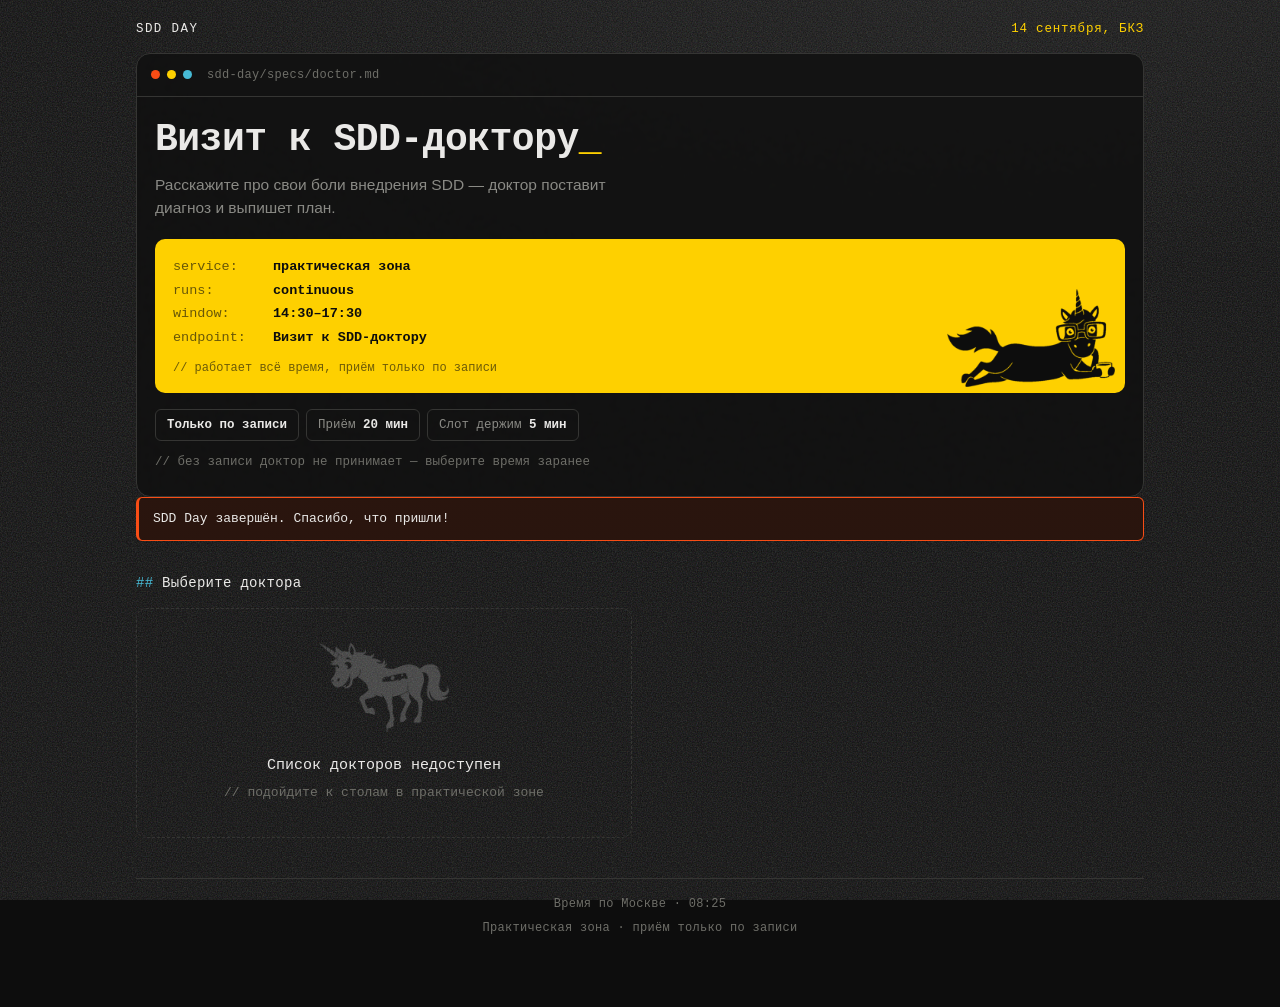
<file: index.html>
<!DOCTYPE html>
<html lang="ru">
<head>
<meta charset="UTF-8">
<meta name="viewport" content="width=device-width, initial-scale=1.0">
<meta name="theme-color" content="#0D0D0D">
<title>Визит к SDD-доктору — SDD Day</title>
<meta name="description" content="Запись на приём к SDD-доктору в практической зоне SDD Day, 14 сентября, БКЗ.">
<link rel="icon" href="assets/logo.png">
<link rel="stylesheet" href="assets/styles.css">
</head>
<body>

<header class="top" id="hdr"></header>

<div class="wrap">
  <div class="banner hidden" id="banner"></div>

  <!-- Лид, карточка endpoint и правила живут ВНУТРИ окна терминала:
       их вставляет renderStatic() в #heroExtra, который рисует App.renderHeader. -->

  <div id="mine"></div>

  <!-- ШАГ 1 — витрина докторов -->
  <section id="viewList">
    <div class="section-title">Выберите доктора</div>
    <div class="doctors" id="docs">
      <div class="skel"></div><div class="skel"></div>
    </div>
  </section>

  <!-- ШАГ 2 — слоты выбранного доктора -->
  <section id="viewSlots" class="hidden"></section>

  <footer>
    <div id="clock"></div>
    <div style="margin-top:6px">Практическая зона · приём только по записи</div>
  </footer>
</div>

<script src="config.js"></script>
<script src="assets/app.js"></script>
<script src="assets/mock.js"></script>
<script>
/* ---------------------------------------------------------------------------
 * Экран участника. Сценарий и все состояния: specs/10-flows.md
 * ------------------------------------------------------------------------- */

let DOCTORS = [];
let OCC = [];
let online = true;
// Экран подтверждения живёт вне хэша, поэтому его надо держать явно:
// иначе следующий load() перерисует страницу и затрёт «Вы записаны».
let DONE = null;
// Выбранный слот и черновик формы. Держим отдельно от DOM, чтобы автообновление
// занятости не стирало подсветку и уже набранный текст.
let SELECTED = null;

const $ = (id) => document.getElementById(id);

/* --- Загрузка ------------------------------------------------------------ */

async function load() {
  try {
    const [docs, occ] = await Promise.all([
      App.select('v_doctors', 'select=*&order=sort.asc,alias.asc'),
      App.select('v_occupancy', 'select=*'),
    ]);
    DOCTORS = docs || [];
    OCC = occ || [];
    App.lsSet(App.KEY_DOCTORS, DOCTORS);   // кэш на случай потери связи
    setOnline(true);
  } catch (e) {
    // Деградация: страница остаётся живой, показываем последний известный список.
    DOCTORS = App.lsGet(App.KEY_DOCTORS, []) || [];
    OCC = [];
    setOnline(false);
  }
  render();
}

function setOnline(v) {
  online = v;
  const b = $('banner');
  b.classList.toggle('hidden', v);
  if (!v) {
    b.textContent = DOCTORS.length
      ? 'Запись временно недоступна — нет связи с сервером. Данные могут быть неактуальны.'
      : 'Нет связи с сервером. Подойдите к столам в практической зоне.';
  }
}

/* --- Общие блоки --------------------------------------------------------- */

function renderStatic() {
  // Единорога в шапке нет: на этой странице он лежит в жёлтой плашке ниже.
  App.renderHeader($('hdr'), null, 'sdd-day/specs/doctor.md', { watermark: false });

  // Жёлтая карточка — дословный перенос плашки про практическую зону
  // с рестайленной адженды: те же ключи в том же порядке. Человек сканирует
  // QR, глядя на неё со сцены, и попадает на неё же, только крупнее.
  // Значения тянутся из CONFIG, чтобы при смене тайминга не разъехались.
  $('heroExtra').innerHTML = `
    <p class="lead">${App.esc(CONFIG.LEAD)}</p>

    <div class="endpoint">
      <div class="kv">
        <span class="k">service:</span><span class="v">практическая зона</span>
        <span class="k">runs:</span><span class="v">continuous</span>
        <span class="k">window:</span><span class="v">${App.esc(CONFIG.WINDOW.start)}–${App.esc(CONFIG.WINDOW.end)}</span>
        <span class="k">endpoint:</span><span class="v">${App.esc(CONFIG.TITLE)}</span>
      </div>
      <div class="cmt">// работает всё время, приём только по записи</div>
      <img class="uni-g" src="assets/unicorn-glasses.png" alt="" onerror="this.remove()">
    </div>

    <!-- Короткие чипы: на 360–390px длинный текст в плашке разъезжается. -->
    <div class="rules">
      <span class="rule"><b>Только по записи</b></span>
      <span class="rule">Приём <b>${App.esc(CONFIG.SLOT_MINUTES)} мин</b></span>
      <span class="rule">Слот держим <b>${App.esc(CONFIG.HOLD_MINUTES)} мин</b></span>
    </div>
    <p class="note-line">без записи доктор не принимает — выберите время заранее</p>`;
}

function renderMine() {
  const host = $('mine');
  const mine = App.lsGet(App.KEY_BOOKING);
  if (!mine) { host.innerHTML = ''; return; }

  // Бронь могли удалить в админке, а в браузере она осталась. Сверяемся
  // с занятостью: нет слота в v_occupancy — запись фантомная, и держать её
  // на экране опаснее всего. Человек придёт к столу уверенным, что записан.
  //
  // Только когда есть связь: без неё OCC пуст, и мы стёрли бы живую бронь.
  if (online) {
    const key = new Date(mine.slot_start).getTime();
    const alive = OCC.some(o => o.doctor_id === mine.doctor_id
      && o.kind === 'participant'
      && new Date(o.slot_start).getTime() === key);
    if (!alive) {
      App.lsDel(App.KEY_BOOKING);
      host.innerHTML = '';
      App.toast('Запись отменена организатором', 'err');
      return;
    }
  }

  // Доктора могли выключить в админке — тогда его нет в v_doctors.
  // Показывать сырой идентификатор нельзя, это пугает и ничего не объясняет.
  const doc = DOCTORS.find(d => d.id === mine.doctor_id);
  const start = new Date(mine.slot_start);
  const end   = App.addMinutes(start, CONFIG.SLOT_MINUTES);
  // Приём закончился — блок из «вашей записи» превращается в «оцените приём».
  // Единственный способ вернуть человека к отзыву: он сам откроет страницу,
  // поэтому доктор просит об этом вслух, а на табличке лежит напоминание.
  const over  = new Date() >= end;

  host.innerHTML = `
    <div class="mine-card">
      <div class="label">${over ? 'Приём завершён' : 'Ваша запись'}</div>
      <div class="who">${doc ? App.esc(doc.alias) : 'Доктор снят с приёма'}</div>
      <div class="when">
        ${App.esc(App.fmtTime(start))}–${App.esc(App.fmtTime(end))}
        ${doc && doc.table_no ? ' · стол №' + App.esc(doc.table_no) : ''}
      </div>
      ${doc ? '' : `<div class="when" style="color:var(--orange)">
        Уточните у организаторов — запись лучше отменить.
      </div>`}
      ${over ? '' : `<div class="note-line" style="margin:10px 0 0">после приёма попросим оценить визит</div>`}
      <div class="btn-row">
        ${over
          ? `<button class="btn sm" id="btnRate">${mine.rated ? 'Изменить отзыв' : 'Оценить приём'}</button>`
          : ''}
        <button class="btn ghost sm" id="btnCancel">${over ? 'Убрать запись' : 'Отменить запись'}</button>
      </div>
      ${over && mine.rated ? `<div class="note-line" style="margin:10px 0 0">
        спасибо, отзыв сохранён — ${App.esc(App.plural(mine.rated, 'звезда', 'звезды', 'звёзд'))}
      </div>` : ''}
      <div id="rateHost"></div>
    </div>`;
  $('btnCancel').onclick = cancelBooking;
  if (over) $('btnRate').onclick = () => renderRating(mine, doc);
}

/* --- Отзыв о приёме ------------------------------------------------------
 * Обязательны только звёзды: два текстовых поля многие пропустят, и это
 * нормально — оценка сама по себе даёт картину. */

function renderRating(mine, doc) {
  const host = $('rateHost');
  if (host.dataset.open === '1') { host.innerHTML = ''; host.dataset.open = '0'; return; }
  host.dataset.open = '1';

  let stars = mine.rated || 0;
  host.innerHTML = `
    <div class="form" style="margin-top:14px">
      <div class="field">
        <label>Как прошёл приём</label>
        <div class="stars" id="stars">
          ${[1, 2, 3, 4, 5].map(n =>
            `<button type="button" class="star" data-n="${n}" aria-label="${n} из 5">★</button>`).join('')}
        </div>
        <div class="err">Поставьте оценку</div>
      </div>
      <div class="field">
        <label for="iUseful">Что было полезного</label>
        <textarea id="iUseful" maxlength="500" placeholder="Необязательно"></textarea>
      </div>
      <div class="field">
        <label for="iImprove">Чего не хватило</label>
        <textarea id="iImprove" maxlength="500" placeholder="Необязательно"></textarea>
      </div>
      <div class="note-line" style="margin:0 0 12px">
        отзыв увидит доктор рядом с вашим слотом и организаторы
      </div>
      <button class="btn" id="btnSendRate">Отправить</button>
    </div>`;

  const paint = () => document.querySelectorAll('.star').forEach(
    b => b.classList.toggle('on', Number(b.dataset.n) <= stars));
  document.querySelectorAll('.star').forEach(b => b.onclick = () => {
    stars = Number(b.dataset.n);
    $('stars').parentElement.classList.remove('bad');
    paint();
  });
  paint();

  // Прошлый отзыв подтягиваем, чтобы «изменить» правил текст, а не начинал с нуля.
  if (mine.rated) {
    App.rpc('my_feedback', { p_booking_id: mine.id, p_code: mine.cancel_code })
      .then(rows => {
        const f = rows && rows[0];
        if (!f) return;
        $('iUseful').value  = f.useful  || '';
        $('iImprove').value = f.improve || '';
      })
      .catch(() => {});
  }

  $('btnSendRate').onclick = async () => {
    if (!stars) { $('stars').parentElement.classList.add('bad'); return; }
    const btn = $('btnSendRate');
    btn.disabled = true; btn.textContent = 'Отправляем…';
    try {
      await App.rpc('submit_feedback', {
        p_booking_id: mine.id,
        p_code:       mine.cancel_code,
        p_rating:     stars,
        p_useful:     $('iUseful').value.trim() || null,
        p_improve:    $('iImprove').value.trim() || null,
      });
      App.lsSet(App.KEY_BOOKING, { ...mine, rated: stars });
      App.toast('Спасибо за отзыв', 'ok');
      host.dataset.open = '0';
      render();
    } catch (e) {
      App.toast(App.errText(e), 'err');
      btn.disabled = false; btn.textContent = 'Отправить';
    }
  };
}

/* --- Шаг 1: витрина ------------------------------------------------------ */

function renderList() {
  $('viewList').classList.remove('hidden');
  $('viewSlots').classList.add('hidden');

  const host = $('docs');

  if (!DOCTORS.length) {
    // Единорог здесь несёт смысл, а не фактуру: пустой экран без картинки
    // читается как поломка. См. specs/30-design-system.md, «Где единорог».
    host.innerHTML = `<div class="empty">
      <img src="assets/unicorn.png" alt="" onerror="this.remove()">
      <div class="t">${online ? 'Запись пока закрыта' : 'Список докторов недоступен'}</div>
      <div class="s">${online
        ? 'доктора появятся ближе к началу мероприятия'
        : 'подойдите к столам в практической зоне'}</div>
    </div>`;
    return;
  }

  const phase = App.eventPhase();

  host.innerHTML = DOCTORS.map(d => {
    const { free, total } = online
      ? App.freeCount(d, OCC)
      : { free: null, total: null };

    let badge = '';
    if (free !== null) {
      const cls  = free === 0 ? 'off' : (free <= 2 ? 'busy' : 'ok');
      const word = free === 1 ? 'Остался 1 слот'
                 : free === 2 ? 'Осталось 2 слота'
                 : free === 0 ? 'Мест нет'
                 : `Свободно ${free} из ${total}`;
      badge = `<span class="badge ${cls}">${word}</span>`;
    }

    // Не даём провалиться в бронирование туда, где занимать нечего.
    const locked = !online || free === 0 || phase === 'after';

    return `
      <button class="doc" data-id="${App.esc(d.id)}" ${locked ? 'disabled' : ''}>
        <img class="ava" src="assets/avatars/${App.esc(d.id)}.svg" alt=""
             onerror="this.remove()">
        <div class="body">
          <div class="name">${App.esc(d.alias)}</div>
          ${d.role ? `<div class="role">${App.esc(d.role)}</div>` : ''}
          ${d.specialty ? `<span class="spec"><span class="spec-t">${App.esc(d.specialty)}</span></span>` : ''}
          ${d.bio ? `<div class="bio">${App.esc(d.bio)}</div>` : ''}
          <div class="foot">
            ${d.table_no ? `<span class="table-no">Стол <b>№${App.esc(d.table_no)}</b></span>` : ''}
            ${badge}
          </div>
        </div>
      </button>`;
  }).join('');

  host.querySelectorAll('.doc').forEach(el => {
    el.onclick = () => { location.hash = 'doctor=' + el.dataset.id; };
  });
}

/* --- Шаг 2: слоты -------------------------------------------------------- */

function renderSlots(id) {
  const d = DOCTORS.find(x => x.id === id);
  if (!d) { location.hash = ''; return; }

  $('viewList').classList.add('hidden');
  const host = $('viewSlots');
  host.classList.remove('hidden');

  const slots = App.slotsFor(d);
  const occ   = App.occupancyMap(OCC, d.id);
  const mine  = App.lsGet(App.KEY_BOOKING);
  const myKey = (mine && mine.doctor_id === d.id) ? new Date(mine.slot_start).getTime() : null;
  const off   = App.offGrid(OCC.filter(r => r.doctor_id === d.id), slots);

  // Мягкий лимит: одна активная запись на устройство (specs/10-flows.md).
  // Ограничение клиентское и обходится другим браузером — злоупотребление
  // видно организатору в админке и лечится удалением брони.
  const locked = !!mine || !online || App.eventPhase() === 'after';

  // Выбранный слот подсвечивается и переживает перерисовку: иначе человек
  // не понимает, к какому времени относится форма внизу.
  const selHere = (SELECTED && SELECTED.doctorId === d.id) ? SELECTED : null;

  const cells = slots.map(s => {
    const st = App.slotState(s, occ, myKey);
    const isSel = selHere && selHere.key === s.key && st === 'free';
    const tag = isSel ? 'выбрано'
      : { taken: 'занято', blocked: 'недоступно', mine: 'вы', past: '', free: '' }[st];
    const dis = (st === 'free' && !locked) ? '' : 'disabled';
    return `<button class="slot ${st}${isSel ? ' sel' : ''}" ${dis} data-key="${s.key}">
      <span class="time">${App.fmtTime(s.start)}</span>
      ${tag ? `<span class="tag">${tag}</span>` : ''}
    </button>`;
  }).join('');

  host.innerHTML = `
    <button class="back" id="btnBack">← Все доктора</button>
    <div class="slot-head">
      <img class="ava" src="assets/avatars/${App.esc(d.id)}.svg" alt=""
           onerror="this.remove()">
      <div>
        <div class="name" style="font-size:19px;font-weight:700">${App.esc(d.alias)}</div>
        ${d.role ? `<div class="role" style="font-size:12.5px">${App.esc(d.role)}</div>` : ''}
        ${d.table_no ? `<div class="table-no" style="margin-top:4px">Стол <b>№${App.esc(d.table_no)}</b></div>` : ''}
      </div>
    </div>
    ${d.specialty ? `<div style="margin-top:10px"><span class="spec">${App.esc(d.specialty)}</span></div>` : ''}
    ${d.bio ? `<p class="prose" style="color:var(--muted);font-size:14px">${App.esc(d.bio)}</p>` : ''}

    <div class="section-title">Свободное время</div>
    ${mine ? `<div class="notice" style="margin-bottom:12px">
      У вас уже есть запись${mine.doctor_id === d.id ? '' : ' к другому доктору'}.
      Отмените её, чтобы записаться заново.
    </div>` : ''}
    <div class="slots" id="slotGrid">${cells}</div>

    ${off.length ? `<div class="offgrid">
      Занято вне текущей сетки:
      <ul>${off.map(r => `<li>${App.fmtTime(new Date(r.slot_start))}</li>`).join('')}</ul>
    </div>` : ''}

    <div id="formHost"></div>`;

  $('btnBack').onclick = () => { SELECTED = null; location.hash = ''; };

  host.querySelectorAll('.slot:not([disabled])').forEach(el => {
    el.onclick = () => {
      const key = Number(el.dataset.key);
      SELECTED = { doctorId: d.id, key, role: '', topic: '' };
      renderSlots(d.id);
      $('formHost').scrollIntoView({ behavior: 'smooth', block: 'center' });
    };
  });

  if (selHere) renderForm(d, slots.find(s => s.key === selHere.key));
}

/* --- Форма записи -------------------------------------------------------- */

function renderForm(doctor, slot) {
  if (!slot) { SELECTED = null; return; }

  $('formHost').innerHTML = `
    <div class="form">
      <div class="section-title" style="margin-top:0">
        Запись на ${App.fmtTime(slot.start)}–${App.fmtTime(slot.end)}
      </div>
      <div class="field" id="fRole">
        <label for="iRole">Ваша роль</label>
        <input id="iRole" maxlength="60" placeholder="Например, тимлид бэкенда"
               value="${App.esc(SELECTED.role)}">
        <div class="hint">Название команды писать не нужно</div>
        <div class="err">Укажите роль, от 10 символов</div>
      </div>
      <div class="field" id="fTopic">
        <label for="iTopic">Что беспокоит</label>
        <input id="iTopic" maxlength="120"
               placeholder="Команда саботирует спеки, откатываемся на код-первый"
               value="${App.esc(SELECTED.topic)}">
        <div class="hint" id="topicHint">Одним предложением — подробности расскажете на приёме</div>
        <div class="err">Опишите вопрос, от 10 символов</div>
      </div>
      <button class="btn" id="btnBook">Записаться</button>
    </div>`;

  // Черновик держим в SELECTED: страница обновляет занятость раз в минуту,
  // и без этого набранный текст пропадал бы прямо из-под рук.
  $('iRole').oninput = (e) => { SELECTED.role = e.target.value; };
  $('iTopic').oninput = (e) => {
    SELECTED.topic = e.target.value;
    // Счётчик включается с 50-го символа: с первого он читается как давление
    // и подгоняет писать короче, чем человек собирался.
    const len = e.target.value.length, left = 120 - len;
    const verb = (left % 10 === 1 && left % 100 !== 11) ? 'Остался' : 'Осталось';
    $('topicHint').textContent = len >= 50
      ? `${verb} ${App.plural(left, 'символ', 'символа', 'символов')}`
      : 'Одним предложением — подробности расскажете на приёме';
  };
  $('btnBook').onclick = () => submit(doctor, slot);
}

async function submit(doctor, slot) {
  const role  = $('iRole').value.trim();
  const topic = $('iTopic').value.trim();

  const badRole  = role.length  < 10 || role.length  > 60;
  const badTopic = topic.length < 10 || topic.length > 120;
  $('fRole').classList.toggle('bad', badRole);
  $('fTopic').classList.toggle('bad', badTopic);
  if (badRole || badTopic) return;

  const btn = $('btnBook');
  btn.disabled = true;
  btn.textContent = 'Записываем…';

  try {
    const res = await App.rpc('book_slot', {
      p_doctor_id:  doctor.id,
      p_slot_start: slot.start.toISOString(),
      p_role:       role,
      p_topic:      topic,
    });

    App.lsSet(App.KEY_BOOKING, {
      id: res.id, cancel_code: res.cancel_code,
      doctor_id: doctor.id, slot_start: slot.start.toISOString(),
    });
    DONE = { doctor, slot };
    SELECTED = null;
    load();

  } catch (e) {
    App.toast(App.errText(e), 'err');
    btn.disabled = false;
    btn.textContent = 'Записаться';
    // Слот могли занять миллисекундой раньше — показываем актуальную картину.
    if (e.code === '23505') { SELECTED = null; load(); }
  }
}

function showDone(doctor, slot) {
  $('viewList').classList.add('hidden');
  $('viewSlots').classList.remove('hidden');
  $('viewSlots').innerHTML = `
    <div class="done">
      <div class="tick">✓</div>
      <h2>Вы записаны</h2>
      <div class="det">
        <b>${App.esc(doctor.alias)}</b><br>
        ${App.fmtTime(slot.start)}–${App.fmtTime(slot.end)}
        ${doctor.table_no ? ' · стол №' + App.esc(doctor.table_no) : ''}
      </div>
      <p class="prose" style="color:var(--muted);font-size:13.5px;max-width:44ch;margin:14px auto 0">
        Подойдите к столу вовремя: доктор ждёт ${CONFIG.HOLD_MINUTES} минут,
        дальше слот освобождается для других.
      </p>
      <div class="btn-row" style="max-width:420px;margin:18px auto 0">
        <button class="btn ghost" id="btnToList">К списку докторов</button>
      </div>
    </div>`;
  $('btnToList').onclick = () => { DONE = null; SELECTED = null; location.hash = ''; render(); };
}

/* --- Отмена -------------------------------------------------------------- */

async function cancelBooking() {
  const mine = App.lsGet(App.KEY_BOOKING);
  if (!mine) return;

  try {
    const ok = await App.rpc('cancel_booking', { p_id: mine.id, p_code: mine.cancel_code });
    App.lsDel(App.KEY_BOOKING);
    App.toast(ok ? 'Запись отменена' : 'Записи уже не было — возможно, её отменил организатор', ok ? 'ok' : '');
    location.hash = '';
    load();
  } catch (e) {
    App.toast(App.errText(e), 'err');
  }
}

/* --- Роутинг ------------------------------------------------------------- */

/* Хэш только один: #doctor=<id> — им переключается шаг 2 внутри страницы,
 * чтобы работали кнопка «назад» и обычная ссылка.
 *
 * Дип-линков со столов сознательно НЕТ: единственный QR ведёт на витрину.
 * Иначе человек, отсканировавший код у занятого стола, упирается в «мест нет»
 * и не видит остальных докторов, а выбор по специализации — суть продукта. */
function currentDoctorId() {
  const m = location.hash.match(/doctor=([a-z0-9-]+)/i);
  return m ? m[1] : null;
}

function render() {
  renderMine();
  const phase = App.eventPhase();

  if (phase === 'after') {
    $('banner').classList.remove('hidden');
    $('banner').textContent = `${CONFIG.EVENT} завершён. Спасибо, что пришли!`;
  }

  if (DONE) { showDone(DONE.doctor, DONE.slot); return; }

  const id = currentDoctorId();
  if (id && DOCTORS.some(d => d.id === id)) renderSlots(id);
  else renderList();
}

function tickClock() {
  $('clock').textContent = 'Время по Москве · ' + App.fmtTime(new Date());
}

/* --- Старт --------------------------------------------------------------- */

renderStatic();
tickClock();
setInterval(tickClock, 30000);

window.addEventListener('hashchange', () => { DONE = null; SELECTED = null; render(); });
load();

// Пока связи нет — тихо пробуем восстановиться.
setInterval(() => { if (!online) load(); }, 15000);
// Раз в минуту обновляем занятость: слоты могли занять с других телефонов.
setInterval(() => { if (online && !document.hidden) load(); }, 60000);
</script>
</body>
</html>
</file>
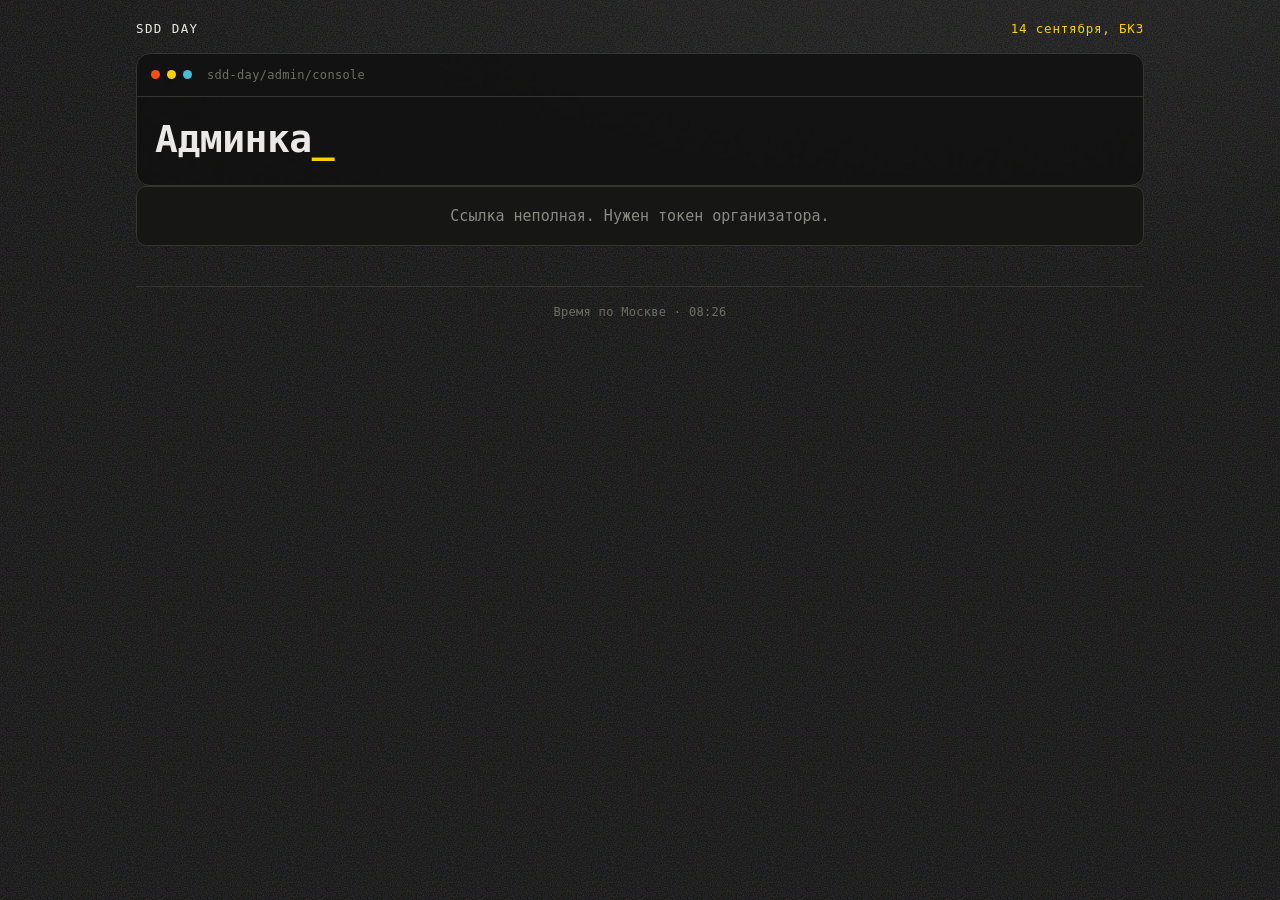
<file: admin.html>
<!DOCTYPE html>
<html lang="ru">
<head>
<meta charset="UTF-8">
<meta name="viewport" content="width=device-width, initial-scale=1.0">
<meta name="theme-color" content="#0D0D0D">
<meta name="robots" content="noindex">
<title>Админка — SDD Doctor</title>
<link rel="icon" href="assets/logo.png">
<link rel="stylesheet" href="assets/styles.css">
</head>
<body class="tool">

<header class="top" id="hdr"></header>

<div class="wrap">
  <div class="banner hidden" id="banner"></div>
  <div id="root"><div class="skel"></div></div>
  <footer><div id="clock"></div></footer>
</div>

<script src="config.js"></script>
<script src="assets/app.js"></script>
<script src="assets/mock.js"></script>
<script>
/* ---------------------------------------------------------------------------
 * Админка. Сценарий 3 в specs/10-flows.md
 * Доступ: admin.html?t=<admin_token>
 *
 * Что можно: заводить и править карточки докторов, удалять любые брони.
 * Чего нельзя: менять тайминг — он в config.js и фиксируется до старта,
 * см. CLAUDE.md.
 * ------------------------------------------------------------------------- */

const TOKEN = App.qs('t');
let DOCS = [];
let BOOKINGS = [];
let FEEDBACK = [];
let TAB = 'docs';
let editing = null;

const $ = (id) => document.getElementById(id);
const deny = (m) => { $('root').innerHTML = `<div class="notice">${App.esc(m)}</div>`; };

async function load() {
  if (!TOKEN) return deny('Ссылка неполная. Нужен токен организатора.');
  try {
    [DOCS, BOOKINGS, FEEDBACK] = await Promise.all([
      App.rpc('admin_list_doctors', { p_token: TOKEN }),
      App.rpc('admin_all_bookings', { p_token: TOKEN }),
      App.rpc('admin_feedback',     { p_token: TOKEN }).catch(() => []),
    ]);
    $('banner').classList.add('hidden');
    render();
  } catch (e) {
    if (e.code === 'P0001') return deny('Доступ запрещён. Проверьте ссылку.');
    $('banner').classList.remove('hidden');
    $('banner').textContent = 'Нет связи с сервером. Обновите страницу.';
  }
}

/* --- Рендер -------------------------------------------------------------- */

function render() {
  $('root').innerHTML = `
    <div class="tabs">
      <button id="tDocs"  class="${TAB === 'docs' ? 'active' : ''}">Доктора (${DOCS.length})</button>
      <button id="tBook"  class="${TAB === 'book' ? 'active' : ''}">Записи (${BOOKINGS.filter(b => b.kind === 'participant').length})</button>
      <button id="tFb"    class="${TAB === 'fb'   ? 'active' : ''}">Отзывы (${FEEDBACK.length})</button>
    </div>
    <div id="tab"></div>`;
  $('tDocs').onclick = () => { TAB = 'docs'; render(); };
  $('tBook').onclick = () => { TAB = 'book'; render(); };
  $('tFb').onclick   = () => { TAB = 'fb';   render(); };
  ({ docs: renderDocs, book: renderBookings, fb: renderFeedback })[TAB]();
}

function renderDocs() {
  const base = location.href.split('/').slice(0, -1).join('/');
  $('tab').innerHTML = `
    <div class="row-between" style="margin:18px 0 12px">
      <div class="section-title" style="margin:0">Карточки докторов</div>
      <button class="btn sm" id="btnNew">+ Добавить</button>
    </div>
    <div id="formHost"></div>
    ${DOCS.map(d => `
      <div class="card">
        <div class="row-between">
          <div style="min-width:0">
            <div style="font-weight:700">${App.esc(d.alias)}
              ${d.active ? '' : '<span class="badge off" style="margin-left:6px">выключен</span>'}
            </div>
            <div style="color:var(--muted);font-size:13px">
              <code>${App.esc(d.id)}</code>
              ${d.table_no ? ' · стол №' + App.esc(d.table_no) : ''}
              ${d.specialty ? ' · ' + App.esc(d.specialty) : ''}
            </div>
          </div>
          <div style="display:flex;gap:8px;flex-wrap:wrap">
            <button class="btn ghost sm" data-edit="${App.esc(d.id)}">Изменить</button>
            <button class="btn ghost sm" data-link="${App.esc(d.id)}">Ссылка</button>
          </div>
        </div>
      </div>`).join('')}`;

  $('btnNew').onclick = () => openForm(null);
  document.querySelectorAll('[data-edit]').forEach(b =>
    b.onclick = () => openForm(DOCS.find(d => d.id === b.dataset.edit)));
  // В демо-режиме ссылку надо выдавать тоже демо-режимную, иначе она уведёт
  // в боевой Supabase и покажет «нет связи».
  const mock = /[?&]mock=1/.test(location.search) ? '&mock=1' : '';

  document.querySelectorAll('[data-link]').forEach(b => b.onclick = () => {
    const d = DOCS.find(x => x.id === b.dataset.link);
    if (!d.token) return App.toast('У доктора нет токена — сохраните карточку заново', 'err');
    const url = `${base}/doctor.html?doc=${d.id}&t=${d.token}${mock}`;
    // Буфер обмена доступен не везде (нет https, отказ в правах) — тогда диалог.
    navigator.clipboard?.writeText(url)
      .then(() => App.toast('Ссылка скопирована', 'ok'))
      .catch(() => prompt('Скопируйте ссылку для доктора:', url));
  });
}

function openForm(d) {
  editing = d;
  const v = (x) => App.esc(d ? (d[x] ?? '') : '');
  $('formHost').innerHTML = `
    <div class="form">
      <div class="section-title" style="margin-top:0">${d ? 'Правка карточки' : 'Новый доктор'}</div>

      <div class="field" id="fId">
        <label for="iId">Идентификатор (латиница)</label>
        <input id="iId" value="${v('id')}" ${d ? 'disabled' : ''} placeholder="например, doc-1">
        <div class="err">Только латиница, цифры и дефис, 2–32 символа</div>
      </div>
      <div style="margin:-6px 0 14px;font-size:12.5px;color:var(--faint)">
        Синтетический: <code>doc-1</code>, <code>doc-2</code>. Не фамилия — имён в системе нет.
        После создания не меняется: на нём завязана персональная ссылка доктора.
      </div>

      <div class="field" id="fAlias">
        <label for="iAlias">Алиас доктора</label>
        <input id="iAlias" value="${v('alias')}" maxlength="80" placeholder="например, Доктор Спека">
        <div class="err">Минимум 2 символа</div>
      </div>
      <div class="field">
        <label for="iRole">Роль</label>
        <input id="iRole" value="${v('role')}" maxlength="120"
               placeholder="например, руководитель разработки">
      </div>
      <div class="field">
        <label for="iSpec">Специализация — с чем помогает</label>
        <input id="iSpec" value="${v('specialty')}" maxlength="120">
      </div>
      <div class="field">
        <label for="iBio">Опыт, 2–4 предложения</label>
        <textarea id="iBio" maxlength="600">${v('bio')}</textarea>
      </div>
      <div class="field">
        <label for="iTable">Номер стола</label>
        <input id="iTable" type="number" min="1" max="99" value="${v('table_no')}">
      </div>
      <div class="field">
        <label for="iSort">Порядок в списке (меньше — выше)</label>
        <input id="iSort" type="number" value="${d ? App.esc(d.sort ?? 100) : 100}">
      </div>
      <div class="field">
        <label for="iWs">Личное окно приёма (пусто = ${CONFIG.WINDOW.start}–${CONFIG.WINDOW.end})</label>
        <div style="display:flex;gap:8px">
          <input id="iWs" placeholder="${CONFIG.WINDOW.start}" value="${d && d.win_start ? App.esc(d.win_start.slice(0,5)) : ''}">
          <input id="iWe" placeholder="${CONFIG.WINDOW.end}" value="${d && d.win_end ? App.esc(d.win_end.slice(0,5)) : ''}">
        </div>
      </div>
      <div class="field">
        <label for="iActive">Принимает</label>
        <select id="iActive">
          <option value="1" ${!d || d.active ? 'selected' : ''}>Да — виден участникам</option>
          <option value="0" ${d && !d.active ? 'selected' : ''}>Нет — скрыт из витрины</option>
        </select>
      </div>

      <div class="btn-row">
        <button class="btn" id="btnSave">Сохранить</button>
        <button class="btn ghost" id="btnCancelForm">Отмена</button>
      </div>
    </div>`;

  $('btnCancelForm').onclick = () => { $('formHost').innerHTML = ''; };
  $('btnSave').onclick = save;
  $('formHost').scrollIntoView({ behavior: 'smooth', block: 'start' });
}

async function save() {
  const id   = ($('iId').value || '').trim().toLowerCase();
  const alias = ($('iAlias').value || '').trim();
  const time = (v) => (v && /^\d{1,2}:\d{2}$/.test(v.trim())) ? v.trim() : null;

  const badId = !/^[a-z0-9-]{2,32}$/.test(id);
  $('fId').classList.toggle('bad', badId);
  $('fAlias').classList.toggle('bad', alias.length < 2);
  if (badId || alias.length < 2) return;

  const btn = $('btnSave');
  btn.disabled = true; btn.textContent = 'Сохраняем…';
  try {
    await App.rpc('admin_upsert_doctor', {
      p_token:     TOKEN,
      p_id:        id,
      p_alias:     alias,
      p_role:      $('iRole').value.trim() || null,
      p_specialty: $('iSpec').value.trim() || null,
      p_bio:       $('iBio').value.trim() || null,
      p_table_no:  $('iTable').value ? Number($('iTable').value) : null,
      p_win_start: time($('iWs').value),
      p_win_end:   time($('iWe').value),
      p_sort:      $('iSort').value ? Number($('iSort').value) : 100,
      p_active:    $('iActive').value === '1',
    });
    App.toast(editing ? 'Карточка обновлена' : 'Доктор добавлен', 'ok');
    $('formHost').innerHTML = '';
    load();
  } catch (e) {
    App.toast(App.errText(e), 'err');
    btn.disabled = false; btn.textContent = 'Сохранить';
  }
}

/* --- Записи -------------------------------------------------------------- */

/* Отзывы для организатора — БЕЗ привязки к участникам: ни роли, ни темы,
 * ни времени слота. RPC их и не отдаёт. Организатору нужна картина по докторам,
 * а не разбор, кто именно поставил тройку. См. specs/60-backlog.md.
 *
 * Сравнительный рейтинг живёт здесь и только здесь: публично сравнивать докторов
 * по среднему баллу не будем — тот, у кого 3.6 против 4.8 у соседа, провёл бы
 * неприятные три часа. */
function renderFeedback() {
  const byDoc = DOCS.map(d => {
    const rows = FEEDBACK.filter(f => f.doctor_id === d.id);
    const avg = rows.length ? rows.reduce((s, f) => s + f.rating, 0) / rows.length : null;
    return { d, rows, avg };
  }).filter(x => x.rows.length).sort((a, b) => b.avg - a.avg);

  const all = FEEDBACK.length
    ? (FEEDBACK.reduce((s, f) => s + f.rating, 0) / FEEDBACK.length).toFixed(1)
    : null;

  const bar = (avg) => `<div style="height:6px;border-radius:3px;background:var(--surface-2);overflow:hidden">
    <div style="height:100%;width:${(avg / 5 * 100).toFixed(0)}%;background:var(--yellow)"></div>
  </div>`;

  $('tab').innerHTML = `
    <div class="row-between" style="margin:18px 0 12px">
      <div class="section-title" style="margin:0">Отзывы о приёмах</div>
      ${all ? `<div style="color:var(--muted);font-size:13px">
        всего <b style="color:var(--yellow)">★ ${all}</b> по ${App.esc(App.plural(FEEDBACK.length, 'отзыву', 'отзывам', 'отзывам'))}
      </div>` : ''}
    </div>

    ${!FEEDBACK.length ? '<div class="notice">Отзывов пока нет.</div>' : `
      <div class="card">
        <h3>Рейтинг по докторам</h3>
        ${byDoc.map(({ d, rows, avg }) => `
          <div class="line-item" style="align-items:center">
            <div class="n">
              <div><b>${App.esc(d.alias)}</b>
                <span style="color:var(--faint);font-size:12.5px">
                  · ${App.esc(App.plural(rows.length, 'отзыв', 'отзыва', 'отзывов'))}
                </span>
              </div>
              <div style="margin-top:6px;max-width:280px">${bar(avg)}</div>
            </div>
            <div style="color:var(--yellow);font-weight:700;white-space:nowrap">★ ${avg.toFixed(1)}</div>
          </div>`).join('')}
        <div style="color:var(--faint);font-size:12px;margin-top:10px">
          // доктора без отзывов в списке не показаны
        </div>
      </div>

      <div class="card">
        <h3>Что пишут</h3>
        ${FEEDBACK.map(f => `<div class="line-item" style="align-items:flex-start">
          <div class="t" style="color:var(--yellow);white-space:nowrap">★ ${f.rating}</div>
          <div class="n">
            <div class="sm"><b>${App.esc(f.doctor_alias)}</b></div>
            ${f.useful ? `<div style="margin-top:6px"><b>Полезное:</b> ${App.esc(f.useful)}</div>` : ''}
            ${f.improve ? `<div style="margin-top:4px;color:var(--muted)"><b>Улучшить:</b> ${App.esc(f.improve)}</div>` : ''}
            ${!f.useful && !f.improve ? '<div style="color:var(--faint)">без комментария</div>' : ''}
          </div>
        </div>`).join('')}
      </div>`}`;
}

function renderBookings() {
  const rows = BOOKINGS.slice().sort((a, b) => new Date(a.slot_start) - new Date(b.slot_start));

  $('tab').innerHTML = `
    <div class="row-between" style="margin:18px 0 12px">
      <div class="section-title" style="margin:0">Все записи</div>
      <button class="btn sm" id="btnCsv">Экспорт CSV</button>
    </div>
    ${rows.length ? `<div class="card" style="padding:4px 8px"><div class="table-scroll">
      <table>
        <thead><tr>
          <th>Время</th><th>Доктор</th><th>Стол</th><th>Роль</th><th>Что беспокоит</th><th>Тип</th><th></th>
        </tr></thead>
        <tbody>${rows.map(b => `<tr>
          <td class="mono">${App.fmtTime(new Date(b.slot_start))}</td>
          <td>${App.esc(b.doctor_alias)}</td>
          <td>${b.table_no ? '№' + App.esc(b.table_no) : '—'}</td>
          <td>${App.esc(b.role || '—')}</td>
          <td class="wrap-cell">${App.esc(b.topic || '—')}</td>
          <td>${b.kind === 'blocked' ? 'блокировка' : 'запись'}</td>
          <td><button class="btn danger sm" data-del="${App.esc(b.id)}">Удалить</button></td>
        </tr>`).join('')}</tbody>
      </table>
    </div></div>` : '<div class="notice">Записей пока нет.</div>'}`;

  $('btnCsv').onclick = () => App.downloadCSV(`sdd-doctor-${CONFIG.DAY}.csv`, [
    ['Время', 'Доктор', 'Стол', 'Роль', 'Что беспокоит', 'Тип'],
    ...rows.map(b => [
      App.fmtTime(new Date(b.slot_start)), b.doctor_alias, b.table_no || '',
      b.role || '', b.topic || '', b.kind === 'blocked' ? 'блокировка' : 'запись',
    ]),
  ]);

  document.querySelectorAll('[data-del]').forEach(btn => btn.onclick = async () => {
    const b = rows.find(x => x.id === btn.dataset.del);
    const who = b.kind === 'blocked' ? 'блокировку' : `запись «${b.role}»`;
    if (!confirm(`Удалить ${who} на ${App.fmtTime(new Date(b.slot_start))}?\nСлот освободится для других участников.`)) return;
    try {
      await App.rpc('admin_delete_booking', { p_token: TOKEN, p_id: b.id });
      App.toast('Удалено', 'ok');
      load();
    } catch (e) { App.toast(App.errText(e), 'err'); }
  });
}

function tickClock() { $('clock').textContent = 'Время по Москве · ' + App.fmtTime(new Date()); }

App.renderHeader($('hdr'), 'Админка', 'sdd-day/admin/console');
tickClock();
setInterval(tickClock, 30000);
load();
</script>
</body>
</html>
</file>
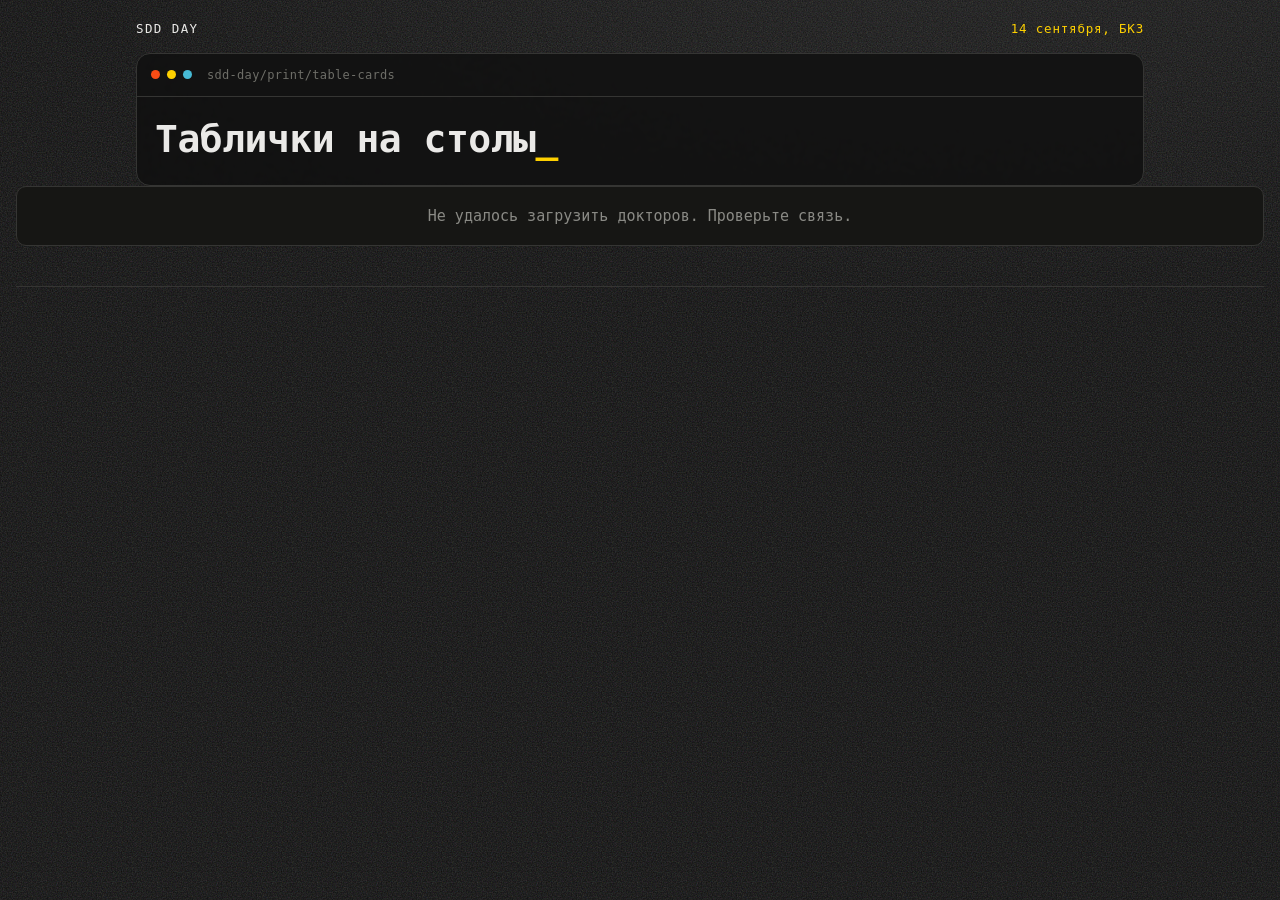
<file: card.html>
<!DOCTYPE html>
<html lang="ru">
<head>
<meta charset="UTF-8">
<meta name="viewport" content="width=device-width, initial-scale=1.0">
<meta name="robots" content="noindex">
<title>Таблички на столы — SDD Doctor</title>
<link rel="icon" href="assets/logo.png">
<link rel="stylesheet" href="assets/styles.css">
<style>
/* ---------------------------------------------------------------------------
 * Печатная табличка на стол. A4 альбомная (297×210 мм), одна на страницу.
 *
 * Стили здесь свои, а не из дизайн-системы, и это осознанно:
 * сайт тёмный, а печать должна быть СВЕТЛОЙ. Тёмный лист выжигает картридж,
 * а QR белым по чёрному читается не всеми сканерами телефонов.
 *
 * Это НЕ отступление от айдентики: у Бюро есть светлая «бумажная» полярность —
 * чёрные силуэты и моноширинный текст на почти-белом листе. Для печати она
 * подходит лучше тёмной, и заодно снимает вечную возню с «Фоновой графикой».
 *
 * Все размеры в мм и подобраны под A4. При смене формата масштабировать надо
 * ВСЁ вместе с листом, иначе на большом листе останется мелкая вёрстка.
 * ------------------------------------------------------------------------- */

.sheet {
  width: 297mm; height: 210mm;
  background: #fff; color: #0D0D0D;
  padding: 17mm 20mm;
  display: flex; flex-direction: column;
  font-family: var(--mono);
  margin: 0 auto 10mm;
  box-shadow: 0 6px 28px rgba(0,0,0,.5);   /* только на экране, при печати не виден */
  position: relative; overflow: hidden;
}
/* Фирменная полоса сверху — три акцента жёсткими стыками, без растяжки.
   Те же три цвета и в том же порядке, что точки в шапке окна на сайте. */
.sheet::before {
  content: ""; position: absolute; left: 0; right: 0; top: 0; height: 8mm;
  background: linear-gradient(90deg,
    #F84D15 0 33.34%, #FED000 33.34% 66.67%, #47BAD5 66.67% 100%);
}

.sheet .head { display: flex; align-items: center; gap: 5mm; margin-top: 2mm; }
/* Знак — единорог сплошным чёрным, а не логотип SDD Day: тот тёмный круг
   с градиентом cyan→violet, источник СТАРОЙ палитры, и на белом листе он
   сидит кляксой. В рестайленной адженде его тоже нет.
   Заливка сплошная, не водяной знак: бледная заливка на офисном лазернике
   рассыпается в точки или пропадает совсем. Силуэт широкий, поэтому
   задаётся высота, а ширина считается сама. */
.sheet .head img { height: 15mm; width: auto; }
.sheet .head .ev { font-weight: 700; font-size: 6.6mm; letter-spacing: .3mm; }
.sheet .head .sub { font-size: 4.4mm; color: #6E6E68; margin-top: 1mm; }

/* Три зоны вместо двух: СТОЛ | КТО ЭТО И ЧЕМ ПОМОЖЕТ | КАК ЗАПИСАТЬСЯ.
   В двухколоночном варианте центр листа пустовал: имя и чип не заполняли
   ширину. Теперь номер вынесен в отдельную панель, а освободившийся центр
   занимает описание опыта доктора. */
/* min-height:0 + overflow обязательны: без них длинное описание раздувает
   .body и выдавливает подвал за край листа, где его срезает overflow:hidden.
   Тексты дополнительно ограничены по строкам ниже. */
.sheet .body { flex: 1; min-height: 0; overflow: hidden;
               display: flex; gap: 10mm; align-items: stretch; padding: 6mm 0; }

/* --- Зона 1: номер стола --- */
.sheet .tcol {
  width: 62mm; flex: none;
  border: .6mm solid #D5D4D0; border-radius: 6mm; background: #EAE9E7;
  display: flex; flex-direction: column; align-items: center; justify-content: center;
}
.sheet .tno-label { font-size: 5mm; font-weight: 700; letter-spacing: 2mm;
                    color: #6E6E68; text-transform: uppercase; }
/* Номер — сплошным чёрным, а не градиентным текстом.
   background-clip:text печатается только при включённой «Фоновой графике»,
   иначе главный элемент таблички исчез бы с листа целиком.
   Чёрный по светлой плашке — самое читаемое издалека, что бывает,
   и ровно то, как набраны крупные акценты в референсе. */
/* letter-spacing здесь НЕ трогать: отрицательный трекинг ужимает и последний
   символ тоже, из-за чего у цифр с выносом вправо (3, 5) подрезался правый бок.
   Номера однозначные, экономить ширину не на чем. */
.sheet .tno { font-size: 74mm; font-weight: 700; line-height: 1;
              letter-spacing: normal; color: #0D0D0D; }

/* --- Зона 2: доктор --- */
/* Блок доктора прижат к верхней границе плашки с номером — так алиас и текст
   под ним выстраиваются в одну линию с её верхом. QR при этом остаётся
   отцентрованным по высоте плашки. */
.sheet .who-col { flex: 1; min-width: 0; min-height: 0; overflow: hidden;
                  display: flex; flex-direction: column; justify-content: flex-start; }
/* Фотографии здесь больше нет: изображение лица — персональные данные,
   см. specs/60-backlog.md. Освободившиеся 30 мм отданы алиасу — он теперь
   единственное, чем доктор представлен, и должен читаться через стол. */
/* Эмблема доктора — рисунок по алиасу и опыту, не фотография (фото это
   персональные данные, см. specs/60-backlog.md). Стоит там же, где на прежнем
   макете стояла фотография: слева от алиаса, между панелью стола и текстом.

   Цену этого места стоит знать: колонка сужается на ширину эмблемы с отбивкой,
   и длинный алиас теперь охотнее уезжает на вторую строку. Поэтому эмблема
   заметно меньше прежнего фото, а не в его размер. */
.sheet .who { min-width: 0; display: flex; gap: 5mm; align-items: flex-start; }
.sheet .who img.ava { width: 26mm; height: 26mm; flex: none; }
.sheet .who-t { min-width: 0; }

/* Длинные алиасы и роли встречаются, поэтому все тексты ограничены
   по числу строк — макет не должен зависеть от того, что напишут в админке. */
.sheet .clamp { display: -webkit-box; -webkit-box-orient: vertical; overflow: hidden; }
.sheet .name { font-size: 12mm; font-weight: 700; line-height: 1.1; -webkit-line-clamp: 2; letter-spacing: -.2mm; }
.sheet .role { font-size: 4.4mm; color: #6E6E68; margin-top: 1.5mm; line-height: 1.25; -webkit-line-clamp: 2; }
/* Обрезка живёт во внутреннем .spec-t, а не на самом чипе: при clamp прямо
   на padding-элементе из-под второй строки выглядывал обрезок третьей.
   inline-block — чтобы чип обжимал текст, а не растягивался полосой во всю колонку. */
/* Жёлтая заливка — стикер из айдентики Бюро. Если в настройках печати забудут
   «Фоновую графику», останется чёрный текст в рамке: деградирует читаемо. */
.sheet .spec { display: inline-block; margin-top: 5mm; padding: 2mm 4mm; max-width: 100%;
               font-size: 4.6mm; font-weight: 700; color: #0D0D0D; line-height: 1.3;
               border: .5mm solid #0D0D0D; background: #FED000; border-radius: 2mm; }
.sheet .spec-t { display: -webkit-box; -webkit-box-orient: vertical; overflow: hidden;
                 -webkit-line-clamp: 2; }
.sheet .bio-title { margin-top: 6mm; font-size: 3.6mm; font-weight: 700; letter-spacing: 1mm;
                    color: #8A8A85; text-transform: uppercase; }
/* Опыт — единственный абзац прозы на листе, поэтому наборным шрифтом:
   строки моноширинного читаются заметно медленнее.
   Число строк здесь — только базовое: 8 влезает даже в худшем случае, когда
   алиас, роль и чип разошлись каждый на две строки. Фактический предел
   считает fitBio() после загрузки шрифтов — колонка почти всегда короче
   худшего случая, и остаток отдаётся тексту, а не белому полю. */
.sheet .bio { margin-top: 2mm; font-family: var(--font); font-size: 4.6mm; line-height: 1.4;
              color: #353533; -webkit-line-clamp: 8; }

/* --- Зона 3: запись --- */
.sheet .right { width: 68mm; flex: none; display: flex; flex-direction: column;
                align-items: center; justify-content: center; }
.sheet .right img.qr { width: 66mm; height: 66mm; display: block; }
.sheet .qr-cap { font-size: 4.2mm; color: #6E6E68; margin-top: 3mm; line-height: 1.35; text-align: center; }
/* Напоминание про отзыв — отдельным блоком под чертой: это второе действие,
   и слипшись с инструкцией по записи оно читалось как её продолжение. */
.sheet .qr-cap.after { margin-top: 4mm; padding-top: 3mm; border-top: .4mm solid #D5D4D0;
                       color: #0D0D0D; font-weight: 700; }

.sheet .foot { display: flex; align-items: center; justify-content: space-between;
               border-top: .5mm solid #D5D4D0; padding-top: 4mm; font-size: 4.4mm; color: #6E6E68; }
.sheet .rule-strong { font-size: 6mm; font-weight: 700; color: #0D0D0D; }

.warn { color: #F84D15; font-size: 5mm; font-weight: 700; }

/* Лист шире, чем контейнер сайта, — иначе превью обрезалось бы по краям. */
.wrap { max-width: none; }
#sheets { overflow-x: auto; }

@page { size: A4 landscape; margin: 0; }

@media print {
  body { background: #fff !important; }
  .no-print { display: none !important; }
  .wrap { max-width: none; padding: 0; }
  header.top { display: none; }
  .sheet { box-shadow: none; margin: 0; page-break-after: always; break-after: page; }
  .sheet:last-child { page-break-after: auto; break-after: auto; }
}
</style>
</head>
<body class="tool">

<header class="top no-print" id="hdr"></header>

<div class="wrap">
  <div class="banner hidden no-print" id="banner"></div>
  <div class="no-print" id="controls"></div>
  <div id="sheets"><div class="skel"></div></div>
  <footer class="no-print" id="foot"></footer>
</div>

<script src="config.js"></script>
<script src="assets/app.js"></script>
<script src="assets/mock.js"></script>
<script>
/* ---------------------------------------------------------------------------
 * Таблички на столы для печати. Доступ: card.html?t=<admin_token>
 *
 * QR на всех табличках ОДИН и тот же — общий, на витрину докторов.
 * Дип-линки на конкретный стол делать не стали: человек, отсканировавший код
 * у занятого стола, упёрся бы в «мест нет», не увидев остальных докторов.
 * Табличка отвечает за навигацию по залу (крупный номер и фамилия),
 * а выбор доктора происходит на витрине.
 * ------------------------------------------------------------------------- */

/* Токен здесь не нужен и не должен быть нужен. Раньше страница ходила
 * в admin_list_doctors, то есть требовала админский токен — а тот отдаёт
 * ещё и токены всех докторов. Ссылка на печать табличек фактически была
 * ссылкой в админку: достаточно поменять card.html на admin.html в адресе.
 *
 * Публичная v_doctors отдаёт ровно то, что нужно табличке, и уже отфильтрована
 * по active. Ничего секретного на листе нет: алиас, стол и QR и так лежат
 * на столах и видны на витрине. */
let DOCS = [];

const $ = (id) => document.getElementById(id);
const deny = (m) => { $('sheets').innerHTML = `<div class="notice">${App.esc(m)}</div>`; };

async function load() {
  try {
    DOCS = await App.select('v_doctors', 'select=*&order=sort.asc,alias.asc');
    render();
  } catch (e) {
    deny('Не удалось загрузить докторов. Проверьте связь.');
  }
}

function render() {
  const active = DOCS;

  $('controls').innerHTML = `
    <div class="row-between" style="margin:18px 0 14px">
      <div>
        <div class="section-title" style="margin:0">Таблички на столы</div>
        <div style="color:var(--muted);font-size:13px;margin-top:4px">
          A4 альбомная, по одной на страницу. Печатать на плотной бумаге,
          в настройках печати снять «Поля» и включить «Фоновая графика».
        </div>
      </div>
      <button class="btn sm" id="btnPrint">Печать</button>
    </div>`;
  $('btnPrint').onclick = () => window.print();

  if (!active.length) return deny('Нет активных докторов. Заведите их в админке.');

  $('sheets').innerHTML = active.map(sheet).join('');
  fitBio();
  $('foot').textContent =
    `Готово табличек: ${active.length}. QR один на всё мероприятие и ведёт на витрину — при замене доктора он остаётся рабочим.`;
}

/* Подгонка «Опыта» под фактический остаток колонки.
 *
 * Клэмп в CSS обязан быть посчитан на худший случай — иначе длинный алиас
 * выдавит текст за край листа. Но худший случай редок: обычно алиас в одну
 * строку, и под абзацем оставалось пустое поле в треть колонки.
 *
 * Здесь меряется, сколько места реально осталось под заголовком «Опыт»,
 * и клэмп поднимается до этого числа строк. Считать надо ПОСЛЕ загрузки
 * шрифтов: до неё метрики фолбэка врут, и строк насчитается больше, чем влезет.
 * Минимум 5 — как было; ниже не опускаемся, даже если что-то намерялось криво. */
function fitBio() {
  const apply = () => document.querySelectorAll('.sheet .bio').forEach((bio) => {
    const col = bio.closest('.who-col');
    if (!col) return;
    const lineH = parseFloat(getComputedStyle(bio).lineHeight);
    if (!lineH) return;
    const avail = col.getBoundingClientRect().bottom - bio.getBoundingClientRect().top;
    bio.style.webkitLineClamp = Math.max(5, Math.floor(avail / lineH));
  });
  apply();
  if (document.fonts && document.fonts.ready) document.fonts.ready.then(apply);
  // Пересчёт перед печатью: диалог печати пересобирает раскладку под свой DPI,
  // и посчитанное на экране число строк может разойтись с тем, что влезет на лист.
  // Листенер один на страницу: apply() каждый раз обходит актуальный DOM,
  // так что вешать новый на каждый render() незачем.
  if (!fitBio.bound) { fitBio.bound = true; window.addEventListener('beforeprint', () => fitBio()); }
}

function sheet(d) {
  const n = d.table_no;
  // Один и тот же общий QR на всех табличках — ведёт на витрину докторов.
  // Вторая строка — единственное напоминание про отзыв, которое физически лежит
  // на столе. Технических каналов вернуть человека к форме у нас нет: пуши
  // требуют разрешения, почту и телефон мы не собираем. См. specs/60-backlog.md.
  const qr = `<img class="qr" src="qr/main.png" alt="QR на запись">
       <div class="qr-cap">Наведите камеру телефона,<br>выберите доктора и свободное время</div>
       <div class="qr-cap after">После приёма —<br>оцените визит<br>по тому же коду</div>`;

  return `
    <div class="sheet">
      <div class="head">
        <img src="assets/unicorn-ink.png" alt="" onerror="this.style.display='none'">
        <div>
          <div class="ev">${App.esc(CONFIG.EVENT)} · Визит к SDD-доктору</div>
          <div class="sub">${App.esc(App.fmtDate(App.mskDate(CONFIG.DAY, '12:00')))} · ${App.esc(CONFIG.PLACE)} · практическая зона</div>
        </div>
      </div>

      <div class="body">
        <div class="tcol">
          <div class="tno-label">Стол</div>
          <div class="tno">${n ? App.esc(n) : '—'}</div>
          ${n ? '' : '<div class="warn" style="text-align:center;padding:0 4mm">Номер стола не задан<br>— проставьте в админке</div>'}
        </div>

        <div class="who-col">
          <div class="who">
            <img class="ava" src="assets/avatars/${App.esc(d.id)}.svg" alt=""
                 onerror="this.remove()">
            <div class="who-t">
              <div class="name clamp">${App.esc(d.alias)}</div>
              ${d.role ? `<div class="role clamp">${App.esc(d.role)}</div>` : ''}
            </div>
          </div>

          ${d.specialty ? `<div><span class="spec"><span class="spec-t">${App.esc(d.specialty)}</span></span></div>` : ''}

          ${d.bio ? `<div class="bio-title">Опыт</div>
                     <div class="bio clamp">${App.esc(d.bio)}</div>` : ''}
        </div>

        <div class="right">${qr}</div>
      </div>

      <div class="foot">
        <div class="rule-strong">Приём только по записи</div>
        <div>${App.esc(CONFIG.WINDOW.start)}–${App.esc(CONFIG.WINDOW.end)} ·
             приём ${App.esc(CONFIG.SLOT_MINUTES)} мин · опоздание ${App.esc(CONFIG.HOLD_MINUTES)} мин</div>
      </div>
    </div>`;
}

App.renderHeader($('hdr'), 'Таблички на столы', 'sdd-day/print/table-cards');
load();
</script>
</body>
</html>
</file>
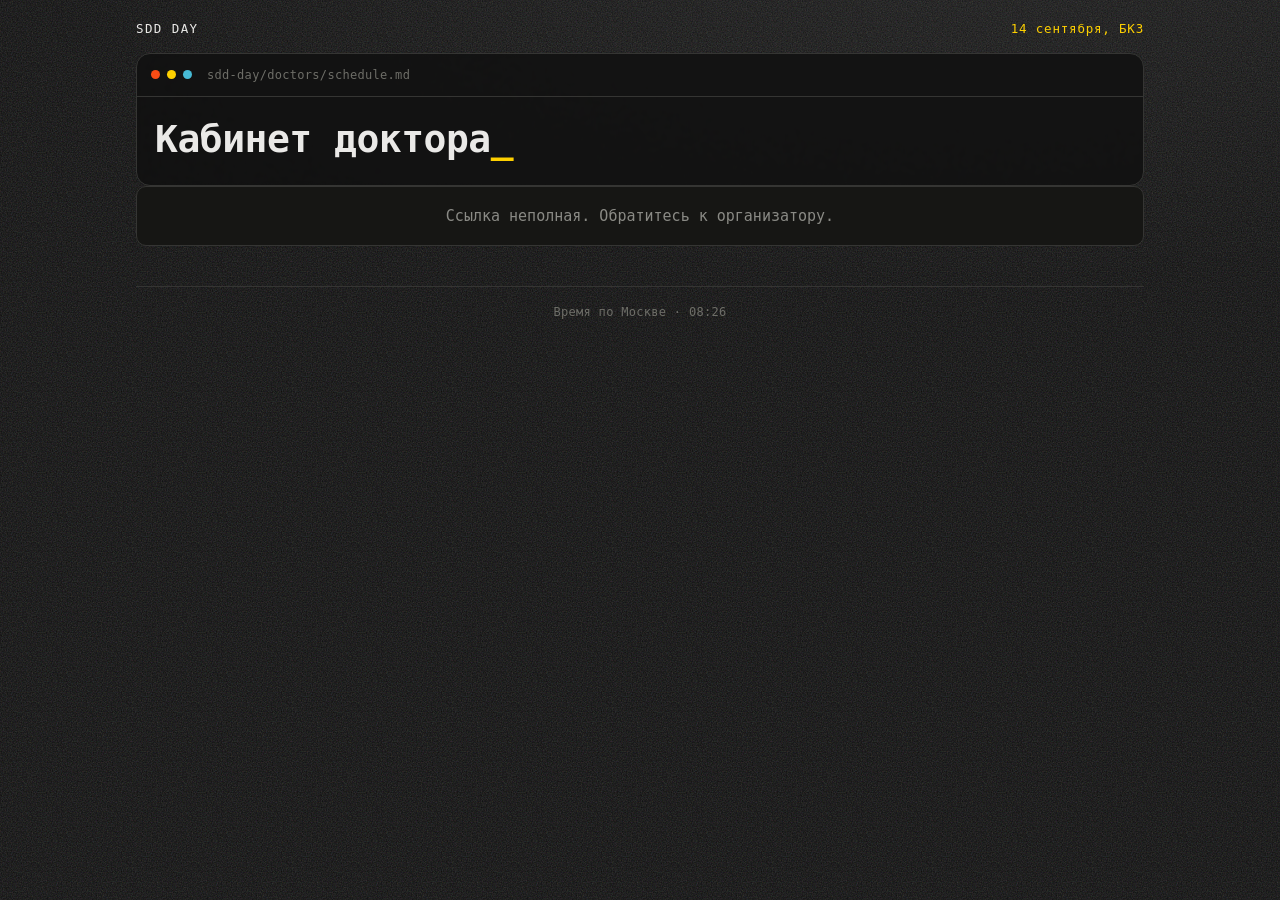
<file: doctor.html>
<!DOCTYPE html>
<html lang="ru">
<head>
<meta charset="UTF-8">
<meta name="viewport" content="width=device-width, initial-scale=1.0">
<meta name="theme-color" content="#0D0D0D">
<meta name="robots" content="noindex">
<title>Кабинет SDD-доктора</title>
<link rel="icon" href="assets/logo.png">
<link rel="stylesheet" href="assets/styles.css">
</head>
<body class="tool">

<header class="top" id="hdr"></header>

<div class="wrap">
  <div class="banner hidden" id="banner"></div>
  <div id="root"><div class="skel"></div></div>

  <footer><div id="clock"></div></footer>
</div>

<script src="config.js"></script>
<script src="assets/app.js"></script>
<script src="assets/mock.js"></script>
<script>
/* ---------------------------------------------------------------------------
 * Кабинет доктора. Сценарий 2 в specs/10-flows.md
 * Доступ по секретной ссылке: doctor.html?doc=<id>&t=<token>
 * ------------------------------------------------------------------------- */

const DOC_ID = App.qs('doc');
const TOKEN  = App.qs('t');

let DOCTOR = null;
let ROWS = [];
let FEEDBACK = [];
let TAB = 'plan';
let lastOk = null;

const $ = (id) => document.getElementById(id);

function deny(msg) {
  $('root').innerHTML = `<div class="notice">${App.esc(msg)}</div>`;
}

async function load() {
  if (!DOC_ID || !TOKEN) return deny('Ссылка неполная. Обратитесь к организатору.');

  try {
    // Карточка доктора берётся из публичной view — там нет ПДн, токен не нужен.
    if (!DOCTOR) {
      const docs = await App.select('v_doctors', `select=*&id=eq.${encodeURIComponent(DOC_ID)}`);
      DOCTOR = (docs && docs[0]) || null;
    }
    // Отзывы грузим вместе с расписанием: отдельный запрос при переключении
    // вкладки давал бы пустой экран на секунду при плохой связи в зале.
    [ROWS, FEEDBACK] = await Promise.all([
      App.rpc('doctor_bookings', { p_doctor_id: DOC_ID, p_token: TOKEN }),
      App.rpc('doctor_feedback', { p_doctor_id: DOC_ID, p_token: TOKEN }).catch(() => []),
    ]);
    lastOk = new Date();
    $('banner').classList.add('hidden');
    render();
  } catch (e) {
    if (e.code === 'P0001') return deny('Ссылка недействительна. Обратитесь к организатору.');
    // Сеть отвалилась — оставляем на экране последние успешные данные.
    if (lastOk) {
      $('banner').classList.remove('hidden');
      $('banner').textContent = `Нет связи. Данные актуальны на ${App.fmtTime(lastOk)}.`;
    } else {
      deny('Не удалось загрузить данные. Проверьте связь и обновите страницу.');
    }
  }
}

function render() {
  if (!DOCTOR) return deny('Доктор не найден или выключен организатором.');

  const now   = new Date();
  const slots = App.slotsFor(DOCTOR);
  const occ   = App.occupancyMap(ROWS.map(r => ({ ...r, doctor_id: DOC_ID })), DOC_ID);
  const off   = App.offGrid(ROWS, slots);

  const guests = ROWS.filter(r => r.kind === 'participant');
  const avg = FEEDBACK.length
    ? (FEEDBACK.reduce((s, f) => s + f.rating, 0) / FEEDBACK.length).toFixed(1)
    : null;
  const cur  = slots.find(s => s.start <= now && now < s.end && occ.get(s.key)?.kind === 'participant');
  const next = slots.find(s => s.start > now && occ.get(s.key)?.kind === 'participant');

  const card = (label, slot, empty) => {
    const rec = slot ? occ.get(slot.key) : null;
    // Время стоит рядом с меткой, а не в хвосте темы: тема бывает
    // в 120 символов, и время в её конце читалось как часть фразы.
    return `<div class="now-card ${rec ? 'active' : ''}" style="margin-bottom:var(--gap)">
      <div class="label">
        <span>${label}</span>
        ${rec ? `<span class="when">${App.fmtTime(slot.start)}–${App.fmtTime(slot.end)}</span>` : ''}
      </div>
      <div class="big">${rec ? App.esc(rec.role) : empty}</div>
      ${rec && rec.topic ? `<div class="sub">${App.esc(rec.topic)}</div>` : ''}
      ${rec && label === 'Сейчас' ? `<div class="sub" style="color:var(--yellow);margin-top:8px">
        в конце приёма попросите оценить визит — QR на столе тот же
      </div>` : ''}
    </div>`;
  };

  $('root').innerHTML = `
    <div class="row-between" style="margin:18px 0 16px">
      <div class="slot-head" style="margin:0">
        <!-- Эмблема доктора — та же, что видит участник на витрине. Единорога
             в кабинете нет и не будет (рабочий экран, см. CLAUDE.md), а вот
             собственный знак здесь уместен: он опознаёт кабинет как свой. -->
        <img class="ava" src="assets/avatars/${App.esc(DOC_ID)}.svg" alt=""
             onerror="this.remove()">
        <div>
          <div style="font-size:20px;font-weight:800">${App.esc(DOCTOR.alias)}</div>
          ${DOCTOR.role ? `<div style="color:var(--muted);font-size:13px">${App.esc(DOCTOR.role)}</div>` : ''}
          <div style="color:var(--muted);font-size:13px">
            ${DOCTOR.table_no ? 'Стол №' + App.esc(DOCTOR.table_no) + ' · ' : ''}
            сегодня приёмов: <b>${guests.length}</b>
            ${avg ? ` · рейтинг <b style="color:var(--yellow)">★ ${avg}</b>
                     <span style="color:var(--faint)">(${App.esc(App.plural(FEEDBACK.length, 'отзыв', 'отзыва', 'отзывов'))})</span>` : ''}
          </div>
        </div>
      </div>
      <button class="btn ghost sm" id="btnReload">Обновить</button>
    </div>

    <div class="tabs">
      <button id="tPlan" class="${TAB === 'plan' ? 'active' : ''}">Расписание</button>
      <button id="tFb"   class="${TAB === 'fb'   ? 'active' : ''}">Отзывы (${FEEDBACK.length})</button>
    </div>

    ${TAB === 'fb' ? renderFeedback() : `
    ${card('Сейчас', cur, 'Свободно')}
    ${card('Следующий', next, 'Больше записей нет')}

    <div class="card">
      <h3>Расписание на день</h3>
      ${slots.map(s => {
        const rec = occ.get(s.key);
        const past = s.end <= now;
        const kind = rec ? rec.kind : 'free';
        let right = '';
        if (kind === 'free' && !past) {
          right = `<button class="btn ghost sm" data-block="${s.key}">Заблокировать</button>`;
        } else if (kind === 'blocked') {
          right = `<button class="btn ghost sm" data-unblock="${s.key}">Освободить</button>`;
        }
        const who = kind === 'participant'
          ? `<div><b>${App.esc(rec.role)}</b></div><div class="sm">${App.esc(rec.topic)}</div>`
          : kind === 'blocked'
            ? `<div style="color:var(--muted)">Заблокировано</div>`
            : `<div style="color:var(--faint)">Свободно</div>`;
        return `<div class="line-item ${past ? 'is-past' : ''}">
          <div class="t">${App.fmtTime(s.start)}</div>
          <div class="n">${who}</div>
          ${right}
        </div>`;
      }).join('')}
    </div>

    ${off.length ? `<div class="card">
      <h3>Вне текущей сетки</h3>
      <div style="color:var(--muted);font-size:13px;margin-bottom:10px">
        Эти записи сделаны при другой длительности приёма. Организатор может удалить их в админке.
      </div>
      ${off.map(r => `<div class="line-item">
        <div class="t">${App.fmtTime(new Date(r.slot_start))}</div>
        <div class="n"><b>${App.esc(r.role || '—')}</b><div class="sm">${App.esc(r.topic || '')}</div></div>
      </div>`).join('')}
    </div>` : ''}`}`;

  $('btnReload').onclick = load;
  $('tPlan').onclick = () => { TAB = 'plan'; render(); };
  $('tFb').onclick   = () => { TAB = 'fb';   render(); };
  document.querySelectorAll('[data-block]').forEach(b =>
    b.onclick = () => setBlock(Number(b.dataset.block), true));
  document.querySelectorAll('[data-unblock]').forEach(b =>
    b.onclick = () => setBlock(Number(b.dataset.unblock), false));
}

/* Лента отзывов. Привязка к слоту и к тому, что писал участник, здесь есть
 * сознательно — доктору она нужна, чтобы вспомнить разговор. Участника об этом
 * честно предупреждают в форме, см. specs/60-backlog.md. */
function renderFeedback() {
  if (!FEEDBACK.length) {
    return `<div class="empty">
      <img src="assets/unicorn.png" alt="" onerror="this.remove()">
      <div class="t">Отзывов пока нет</div>
      <div class="s">попросите оценить визит в конце приёма — QR на столе тот же</div>
    </div>`;
  }

  const stars = (n) => `<span style="color:var(--yellow);letter-spacing:2px">${'★'.repeat(n)}</span>` +
                       `<span style="color:var(--off);letter-spacing:2px">${'★'.repeat(5 - n)}</span>`;

  return `<div class="card">
    <h3>Отзывы</h3>
    ${FEEDBACK.map(f => `<div class="line-item" style="align-items:flex-start">
      <div class="t">${App.fmtTime(new Date(f.slot_start))}</div>
      <div class="n">
        <div style="font-size:15px">${stars(f.rating)}</div>
        <div class="sm" style="margin-top:2px">
          ${App.esc(f.role || '—')}${f.topic ? ' · ' + App.esc(f.topic) : ''}
        </div>
        ${f.useful ? `<div style="margin-top:8px"><b>Полезное:</b> ${App.esc(f.useful)}</div>` : ''}
        ${f.improve ? `<div style="margin-top:4px;color:var(--muted)"><b>Улучшить:</b> ${App.esc(f.improve)}</div>` : ''}
      </div>
    </div>`).join('')}
  </div>`;
}

async function setBlock(key, blocked) {
  try {
    await App.rpc('doctor_block_slot', {
      p_doctor_id:  DOC_ID,
      p_slot_start: new Date(key).toISOString(),
      p_token:      TOKEN,
      p_blocked:    blocked,
    });
    App.toast(blocked ? 'Слот заблокирован' : 'Слот освобождён', 'ok');
    load();
  } catch (e) {
    App.toast(App.errText(e), 'err');
    load();
  }
}

function tickClock() { $('clock').textContent = 'Время по Москве · ' + App.fmtTime(new Date()); }

App.renderHeader($('hdr'), 'Кабинет доктора', 'sdd-day/doctors/schedule.md');
tickClock();
setInterval(tickClock, 30000);
load();
setInterval(() => { if (!document.hidden) load(); }, 30000);
</script>
</body>
</html>
</file>
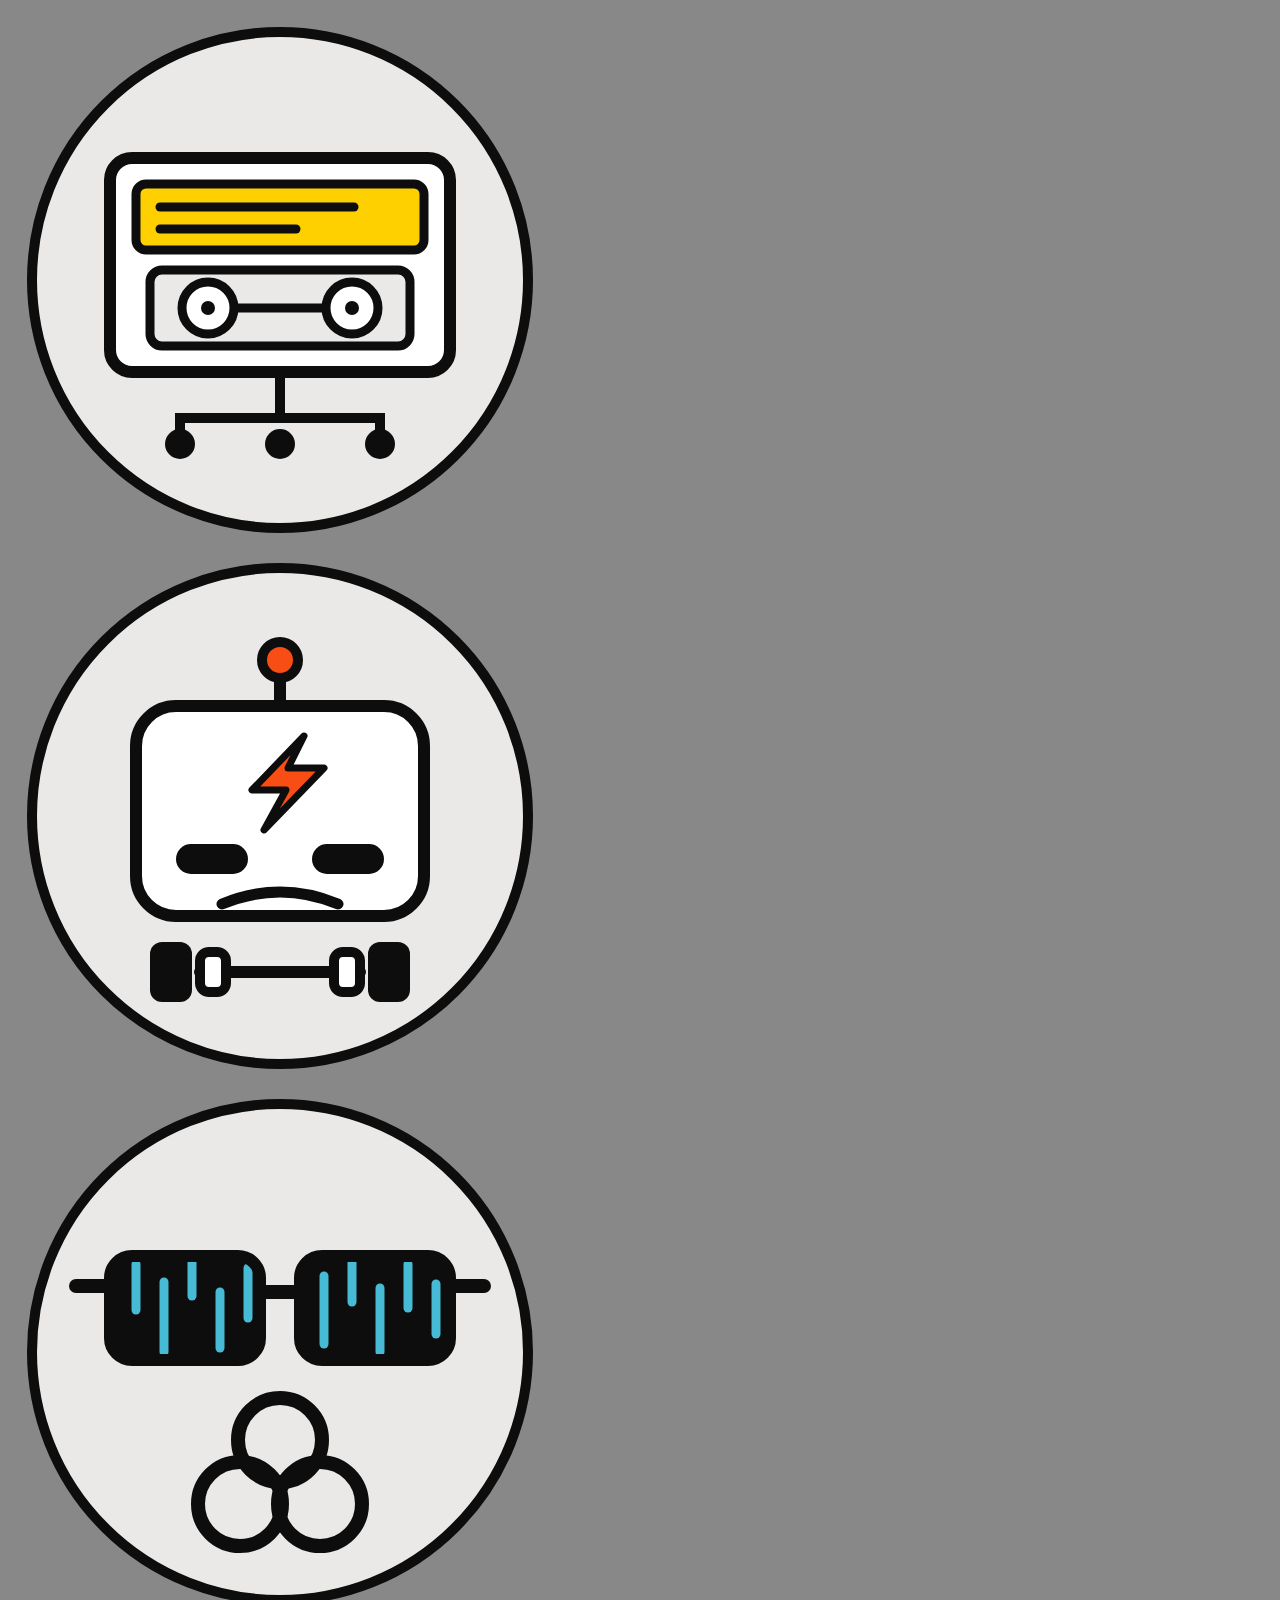
<file: avatars-draft/_render.html>
<!DOCTYPE html><html><head><meta charset="utf-8"><style>
body{margin:0;background:#888;display:flex;flex-direction:column;gap:24px;padding:24px}
.av{width:512px;height:512px}
</style></head><body>

<!-- 1. Доктор Sonyboy — кассета, катушки-узлы, три ветки мультирепов -->
<svg class="av" id="a1" viewBox="0 0 512 512" xmlns="http://www.w3.org/2000/svg">
  <circle cx="256" cy="256" r="248" fill="#EAE9E7" stroke="#0D0D0D" stroke-width="10"/>
  <g transform="translate(0,-16)">
  <!-- корпус кассеты -->
  <rect x="86" y="150" width="340" height="214" rx="22" fill="#fff" stroke="#0D0D0D" stroke-width="12"/>
  <!-- жёлтая наклейка -->
  <rect x="112" y="176" width="288" height="66" rx="10" fill="#FED000" stroke="#0D0D0D" stroke-width="9"/>
  <line x1="136" y1="199" x2="330" y2="199" stroke="#0D0D0D" stroke-width="9" stroke-linecap="round"/>
  <line x1="136" y1="221" x2="272" y2="221" stroke="#0D0D0D" stroke-width="9" stroke-linecap="round"/>
  <!-- окно с катушками -->
  <rect x="126" y="262" width="260" height="76" rx="12" fill="#EAE9E7" stroke="#0D0D0D" stroke-width="9"/>
  <g stroke="#0D0D0D" stroke-width="9" fill="none">
    <circle cx="184" cy="300" r="26" fill="#fff"/><circle cx="328" cy="300" r="26" fill="#fff"/>
    <line x1="210" y1="300" x2="302" y2="300"/>
  </g>
  <circle cx="184" cy="300" r="7" fill="#0D0D0D"/><circle cx="328" cy="300" r="7" fill="#0D0D0D"/>
  <!-- мультирепы: один узел ветвится в три -->
  <g stroke="#0D0D0D" stroke-width="10" fill="none" stroke-linecap="round">
    <path d="M256 364 v22"/>
    <path d="M156 424 v-14 h200 v14"/>
    <path d="M256 386 v24"/>
  </g>
  <circle cx="156" cy="436" r="15" fill="#0D0D0D"/>
  <circle cx="256" cy="436" r="15" fill="#0D0D0D"/>
  <circle cx="356" cy="436" r="15" fill="#0D0D0D"/>
  </g>
</svg>

<!-- 2. Доктор AI болит — голова-робот с молнией, гантель -->
<svg class="av" id="a2" viewBox="0 0 512 512" xmlns="http://www.w3.org/2000/svg">
  <circle cx="256" cy="256" r="248" fill="#EAE9E7" stroke="#0D0D0D" stroke-width="10"/>
  <!-- антенна -->
  <line x1="256" y1="112" x2="256" y2="146" stroke="#0D0D0D" stroke-width="12" stroke-linecap="round"/>
  <circle cx="256" cy="100" r="18" fill="#F84D15" stroke="#0D0D0D" stroke-width="10"/>
  <!-- голова -->
  <rect x="112" y="146" width="288" height="210" rx="40" fill="#fff" stroke="#0D0D0D" stroke-width="12"/>
  <!-- молния «болит» на лбу -->
  <path d="M280 176 l-52 54 h34 l-22 40 60 -62 h-36 z" fill="#F84D15" stroke="#0D0D0D" stroke-width="7" stroke-linejoin="round"/>
  <!-- глаза -->
  <rect x="152" y="284" width="72" height="30" rx="15" fill="#0D0D0D"/>
  <rect x="288" y="284" width="72" height="30" rx="15" fill="#0D0D0D"/>
  <!-- рот -->
  <path d="M198 344 q58 -24 116 0" fill="none" stroke="#0D0D0D" stroke-width="11" stroke-linecap="round"/>
  <!-- гантель: Unicorn Gym -->
  <g stroke="#0D0D0D" stroke-width="12" stroke-linecap="round">
    <line x1="176" y1="412" x2="336" y2="412"/>
  </g>
  <rect x="126" y="382" width="42" height="60" rx="12" fill="#0D0D0D"/>
  <rect x="344" y="382" width="42" height="60" rx="12" fill="#0D0D0D"/>
  <rect x="176" y="392" width="26" height="40" rx="9" fill="#fff" stroke="#0D0D0D" stroke-width="10"/>
  <rect x="310" y="392" width="26" height="40" rx="9" fill="#fff" stroke="#0D0D0D" stroke-width="10"/>
</svg>

<!-- 3. Доктор Тринити — очки с цифровым дождём, три кольца -->
<svg class="av" id="a3" viewBox="0 0 512 512" xmlns="http://www.w3.org/2000/svg">
  <circle cx="256" cy="256" r="248" fill="#EAE9E7" stroke="#0D0D0D" stroke-width="10"/>
  <defs>
    <clipPath id="lensL"><rect x="86" y="160" width="150" height="104" rx="22"/></clipPath>
    <clipPath id="lensR"><rect x="276" y="160" width="150" height="104" rx="22"/></clipPath>
  </defs>
  <!-- дужки -->
  <path d="M86 190 h-34 M426 190 h34" stroke="#0D0D0D" stroke-width="14" stroke-linecap="round"/>
  <line x1="236" y1="196" x2="276" y2="196" stroke="#0D0D0D" stroke-width="14"/>
  <!-- линзы -->
  <rect x="86" y="160" width="150" height="104" rx="22" fill="#0D0D0D"/>
  <rect x="276" y="160" width="150" height="104" rx="22" fill="#0D0D0D"/>
  <!-- цифровой дождь внутри линз -->
  <g clip-path="url(#lensL)" stroke="#47BAD5" stroke-width="9" stroke-linecap="round">
    <line x1="112" y1="168" x2="112" y2="214"/><line x1="140" y1="186" x2="140" y2="256"/>
    <line x1="168" y1="164" x2="168" y2="200"/><line x1="196" y1="196" x2="196" y2="252"/>
    <line x1="224" y1="172" x2="224" y2="222"/>
  </g>
  <g clip-path="url(#lensR)" stroke="#47BAD5" stroke-width="9" stroke-linecap="round">
    <line x1="300" y1="180" x2="300" y2="248"/><line x1="328" y1="164" x2="328" y2="206"/>
    <line x1="356" y1="192" x2="356" y2="256"/><line x1="384" y1="168" x2="384" y2="212"/>
    <line x1="412" y1="188" x2="412" y2="238"/>
  </g>
  <rect x="86" y="160" width="150" height="104" rx="22" fill="none" stroke="#0D0D0D" stroke-width="12"/>
  <rect x="276" y="160" width="150" height="104" rx="22" fill="none" stroke="#0D0D0D" stroke-width="12"/>
  <!-- три кольца -->
  <g fill="none" stroke="#0D0D0D" stroke-width="14">
    <circle cx="216" cy="408" r="42"/><circle cx="296" cy="408" r="42"/><circle cx="256" cy="344" r="42"/>
  </g>
</svg>

</body></html>
</file>
<file: assets/styles.css>
/* =============================================================================
 * SDD Doctor — дизайн-система
 * Спецификация: specs/30-design-system.md
 *
 * ПРАВИЛО: ни одного цвета, радиуса или размера хардкодом в компонентах.
 * Перекраска = правка блока :root ниже.
 *
 * Визуальный источник — рестайленная адженда SDD Day, сделанная в айдентике
 * «Бюро расследования будущего»: тёмный лист, моноширинный шрифт, плоские
 * цветовые плашки, окно терминала как рамка контента, единорог как маркер.
 * Градиентов в этой системе НЕТ ни одного — это осознанно, референс плоский.
 * ============================================================================= */

:root {
  /* --- Поверхности ---------------------------------------------------------
     Значения взяты пипеткой из слайда адженды, не подобраны на глаз. */
  --bg:        #0D0D0D;
  --surface:   #161614;   /* карточки и заливка «окна» */
  --surface-2: #1E1E1B;   /* поля ввода, вложенные плашки */
  --line:      #353533;
  --paper:     #EAE9E7;   /* светлая полярность: печать */

  /* --- Акценты -------------------------------------------------------------
     Ровно три. Больше в референсе нет, и добавлять не надо: три состояния
     слота и три статуса доктора ложатся на них один в один. */
  --yellow: #FED000;   /* основное действие, «ваше» */
  --cyan:   #47BAD5;   /* выбор, ссылки, свободно */
  --orange: #F84D15;   /* ошибка, опасное действие */

  /* --- Текст ---------------------------------------------------------------
     --muted взят из адженды (там им набрана хлебная крошка), контраст 5.6
     на фоне --bg. Ниже не опускать: практическая зона и доска — не тёмный зал. */
  --ink:   #EAE9E7;    /* 16.0 */
  --muted: #8A8A85;    /*  5.6 */
  --faint: #6E6E68;    /*  3.6 — только для декора и крупных надписей */

  /* --- Статусы -------------------------------------------------------------
     Зелёного в референсе нет, поэтому «свободно» — циан, а не зелёный. */
  --ok:   var(--cyan);
  --busy: var(--yellow);
  --off:  #6E6E68;
  --err:  var(--orange);

  /* --- Метрика -------------------------------------------------------------
     Радиусы мельче прежних: плоская айдентика не любит круглых пилюль. */
  --r-sm: 6px;
  --r-md: 10px;
  --r-lg: 14px;
  --gap:  16px;
  --shadow: 0 1px 2px rgba(0,0,0,.5), 0 14px 34px rgba(0,0,0,.34);

  /* Моноширинный СИСТЕМНЫЙ, а не Courier New с адженды: курьер на экране
     телефона в 13px тонкий и плохо хинтованный. ui-monospace даёт SF Mono
     на iOS и Roboto Mono на Android бесплатно, без единого запроса. */
  --mono: ui-monospace, SFMono-Regular, "SF Mono", Menlo, "Roboto Mono", Consolas, monospace;
  /* Наборный — только для абзацев прозы (био доктора, вводный текст).
     Четыре предложения моноширинным на 360px читаются как стена. */
  --font: -apple-system, BlinkMacSystemFont, "Segoe UI", Inter, Roboto, Helvetica, Arial, sans-serif;

  color-scheme: dark;
}

/* --- Базовое ------------------------------------------------------------- */

* { box-sizing: border-box; -webkit-tap-highlight-color: transparent; }

body {
  margin: 0;
  background: var(--bg);
  color: var(--ink);
  font-family: var(--mono);
  font-size: 15px;
  line-height: 1.5;
  -webkit-font-smoothing: antialiased;
}

/* Фактура мятой ткани с адженды — PNG на 6,6 МБ. Тащить её на мобильный
   интернет в БКЗ нельзя: это ровно тот сетевой риск, который мы признали
   главным. Вместо неё зерно на SVG-шуме (~1 КБ) плюс пятно света —
   издалека ощущение то же, вес нулевой. */
body::before {
  content: ""; position: fixed; inset: 0; z-index: -1; pointer-events: none;
  background:
    radial-gradient(120% 70% at 75% -10%, rgba(255,255,255,.05), transparent 60%),
    url("data:image/svg+xml,%3Csvg xmlns='http://www.w3.org/2000/svg' width='160' height='160'%3E%3Cfilter id='n'%3E%3CfeTurbulence type='fractalNoise' baseFrequency='.8' numOctaves='3'/%3E%3C/filter%3E%3Crect width='160' height='160' filter='url(%23n)' opacity='.22'/%3E%3C/svg%3E");
}

a { color: var(--cyan); }

button { font: inherit; cursor: pointer; }
button:disabled { cursor: not-allowed; }

:focus-visible { outline: 2px solid var(--cyan); outline-offset: 2px; }

.wrap { max-width: 1040px; margin: 0 auto; padding: 0 16px 72px; }
.hidden { display: none !important; }
.mono { font-family: var(--mono); }
/* Проза: единственное место, где мы уходим от моноширинного. */
.prose { font-family: var(--font); }

/* --- Шапка --------------------------------------------------------------- */

header.top { padding: 20px 0 0; }
.top-inner { max-width: 1040px; margin: 0 auto; padding: 0 16px; }

.topbar {
  display: flex; align-items: center; gap: 10px;
  padding-bottom: 14px;
}
.topbar .ev { font-size: 12.5px; letter-spacing: 1.4px; text-transform: uppercase; }
.topbar .dt { margin-left: auto; font-size: 12.5px; letter-spacing: .8px; color: var(--yellow); }

/* --- Окно терминала ------------------------------------------------------
   Главный мост с аджендой: на слайде контент лежит в точно таком окне
   с тремя точками и путём к файлу, только открыт agenda.md. Кто видел слайд
   со сцены — узнаёт страницу до того, как прочитает заголовок. */

.win {
  position: relative; overflow: hidden;
  border: 1px solid var(--line); border-radius: var(--r-lg);
  background: rgba(13,13,13,.72);
  backdrop-filter: blur(2px);
}
.win-bar {
  display: flex; align-items: center; gap: 7px;
  padding: 12px 14px; border-bottom: 1px solid var(--line);
}
.dot { width: 9px; height: 9px; border-radius: 50%; flex: none; }
.dot.o { background: var(--orange); }
.dot.y { background: var(--yellow); }
.dot.c { background: var(--cyan); }
.win-path {
  margin-left: 8px; min-width: 0;
  font-size: 12px; color: var(--faint); letter-spacing: .3px;
  overflow: hidden; text-overflow: ellipsis; white-space: nowrap;
}
.win-body { position: relative; padding: 22px 18px 24px; }

/* Единорог — маркер айдентики Бюро, на адженде стоит таким же водяным знаком.
   Держим его ТОЛЬКО в шапке и в пустых состояниях. В кабинете доктора
   и в админке — нельзя: это рабочие экраны в день мероприятия,
   шутка там стоит внимания. */
.uni {
  position: absolute; right: -30px; top: -14px; width: 210px;
  opacity: .07; pointer-events: none; user-select: none;
}
/* Рабочие экраны организатора и доктора: единорога нет. В день мероприятия
   это инструменты, по которым работают под таймером, и шутка там мешает. */
body.tool .uni { display: none; }

h1 {
  margin: 0;
  font-size: clamp(25px, 6.6vw, 38px);
  line-height: 1.1;
  font-weight: 700;
  letter-spacing: -.5px;
}
/* Мигающий курсор после заголовка — дешёвая и точная отсылка к терминалу. */
h1 .cur { color: var(--yellow); animation: blink 1.1s steps(1) infinite; }
@keyframes blink { 50% { opacity: 0; } }

.lead {
  margin: 12px 0 0; max-width: 58ch;
  font-family: var(--font); font-size: clamp(14px, 3.6vw, 15.5px); color: var(--muted);
}

/* --- Карточка endpoint ---------------------------------------------------
   Дословный перенос жёлтой плашки со слайда адженды: тот же набор ключей
   в том же порядке. Участник сканирует QR с этой плашки и попадает на неё же,
   только крупнее. Передача эстафеты со сцены на телефон стоит ноль. */

.endpoint {
  margin: 20px 0 0; padding: 16px 18px 14px;
  background: var(--yellow); color: var(--bg); border-radius: var(--r-md);
  font-size: 13.5px; line-height: 1.75;
}
.endpoint .kv { display: grid; grid-template-columns: 92px 1fr; gap: 0 8px; }
.endpoint .k { opacity: .62; }
.endpoint .v { font-weight: 700; }
.endpoint .cmt { margin-top: 8px; font-size: 12px; opacity: .6; }

/* Единорог в очках — тот же кадр, что на слайде адженды: лежит в правом нижнем
   углу жёлтой плашки. Чёрный, а не серый: серый на жёлтом читается грязным
   пятном (серым он был, пока лежал водяным знаком на тёмной шапке).

   На узком экране он в потоке, под комментарием: absolute + отступ справа
   сжимали строку «// работает всё время» в колонку шириной в одно слово. */
.endpoint { position: relative; overflow: hidden; }
.endpoint .uni-g {
  display: block; width: 132px; margin: 4px -4px -4px auto;
  pointer-events: none; user-select: none;
}

/* --- Плашки -------------------------------------------------------------- */

.rules { display: flex; flex-wrap: wrap; gap: 7px; margin: 16px 0 0; }
.rule {
  border: 1px solid var(--line); border-radius: var(--r-sm);
  padding: 6px 11px; font-size: 12.5px; color: var(--muted);
}
.rule b { color: var(--ink); font-weight: 700; }

/* Пояснения оформлены как комментарий в коде — приём с адженды («// Работает
   всё время»). Префикс в CSS, а не в тексте: так он не попадёт в поиск,
   в скринридер и в копипасту. */
.note-line { margin: 12px 0 0; font-size: 12.5px; color: var(--faint); }
.note-line::before { content: "// "; }

.banner {
  position: sticky; top: 0; z-index: 20;
  margin: 0 0 var(--gap);
  padding: 11px 14px;
  border: 1px solid var(--err);
  border-left-width: 3px;
  border-radius: var(--r-sm);
  font-size: 13px;
  /* Непрозрачный: баннер липкий, и полупрозрачный фон давал бы
     просвечивающий текст при скролле. */
  background-color: var(--bg);
  background-image: linear-gradient(rgba(248,77,21,.12), rgba(248,77,21,.12));
}

.notice {
  background: var(--surface); border: 1px solid var(--line);
  border-radius: var(--r-md); padding: 18px; text-align: center; color: var(--muted);
}

/* Пустое состояние с единорогом — второе и последнее место, где он уместен.
   Опаковость выше, чем у водяного знака в шапке: здесь он несёт смысл,
   а не фактуру. */
.empty { text-align: center; padding: 34px 18px; border: 1px dashed var(--line); border-radius: var(--r-md); }
.empty img { width: 130px; opacity: .2; }
.empty .t { margin-top: 14px; font-size: 15px; }
.empty .s { margin-top: 6px; font-size: 13px; color: var(--faint); }
.empty .s::before { content: "// "; }

/* --- Моя запись ---------------------------------------------------------- */

.mine-card {
  margin: 22px 0 0;
  padding: 15px 17px;
  border-radius: var(--r-md);
  background: var(--surface);
  border-left: 3px solid var(--yellow);
}
.mine-card .label {
  font-size: 11px; letter-spacing: 1.4px;
  text-transform: uppercase; color: var(--yellow);
}
.mine-card .who  { font-size: 18px; font-weight: 700; margin-top: 5px; }
.mine-card .when { color: var(--muted); font-size: 13.5px; margin-top: 2px; }

/* --- Оценка приёма -------------------------------------------------------
   Звёзды — текстовый символ, а не картинка: он масштабируется, красится
   токеном и не тащит ни одного запроса. Погашенная звезда именно серая,
   а не полупрозрачная жёлтая: на тёмном фоне полупрозрачный жёлтый
   выглядит как «уже поставлено, но бледно». */
.stars { display: flex; gap: 6px; margin-top: 2px; }
.star {
  background: none; border: 0; padding: 2px 4px;
  font-size: 30px; line-height: 1; color: var(--off);
  transition: color .1s, transform .1s;
}
.star:hover { transform: translateY(-1px); }
.star.on { color: var(--yellow); }
.field.bad .stars .star { color: var(--err); }
/* Тач-цель: 30px символ + padding даёт ~44px, минимум для пальца. */
@media (pointer: coarse) { .star { padding: 6px 8px; } }

/* --- Секции -------------------------------------------------------------- */

/* Заголовки набраны как markdown: страница читается как файл из specs/.
   Решётки в CSS, а не в разметке — см. довод про .note-line выше. */
.section-title { margin: 32px 0 14px; font-size: 14px; color: var(--ink); letter-spacing: .3px; }
.section-title::before { content: "## "; color: var(--cyan); }

/* --- Карточка доктора ---------------------------------------------------- */

.doctors { display: grid; gap: var(--gap); grid-template-columns: 1fr; }

.doc {
  display: flex; gap: 14px; align-items: flex-start; text-align: left;
  width: 100%;
  padding: 15px;
  background: var(--surface);
  border: 1px solid var(--line);
  border-radius: var(--r-md);
  color: inherit;
  transition: transform .12s, border-color .12s;
}
.doc:hover:not(:disabled) { transform: translateY(-1px); border-color: var(--cyan); }
.doc:disabled { opacity: .45; }

/* Аватар — рисованная эмблема, а не фотография: изображение лица это
   персональные данные, и с сентября 2026 фотографий в проекте нет вовсе
   (см. specs/60-backlog.md). Эмблема собрана по алиасу и опыту доктора
   и лежит файлом assets/avatars/<doctor_id>.svg.

   Файла может не быть — у нового доктора его никто не нарисовал. Тогда
   <img> снимает себя через onerror, и карточка выглядит ровно как до аватаров:
   flex просто схлопывает пустую колонку. Заводить доктора по-прежнему
   можно из админки, без деплоя, просто без картинки.

   Один и тот же класс на витрине и на экране слотов: это одна и та же
   сущность, показанная дважды, и разъезжаться в размерах ей незачем. */
.ava {
  width: 64px; height: 64px; flex: none;
  border-radius: var(--r-sm);
}

.doc .body { min-width: 0; flex: 1; }
.doc .name { font-size: 16.5px; font-weight: 700; }
.doc .role { font-size: 12px; color: var(--faint); margin-top: 2px; }

.spec {
  display: inline-block; margin-top: 9px; padding: 3px 9px;
  font-size: 12px;
  border-radius: var(--r-sm);
  color: var(--cyan);
  border: 1px solid rgba(71,186,213,.4);
  max-width: 100%;
}
/* Обрезка во внутреннем элементе, а не на самом чипе: clamp прямо на элементе
   с padding оставляет выглядывающий обрезок следующей строки.
   Нужна только в витрине — на экране доктора специализация показывается целиком. */
.spec-t {
  display: -webkit-box; -webkit-box-orient: vertical;
  -webkit-line-clamp: 2; overflow: hidden;
}

.doc .bio {
  margin-top: 9px; font-family: var(--font); font-size: 13.5px; color: var(--muted);
  display: -webkit-box; -webkit-line-clamp: 3; -webkit-box-orient: vertical; overflow: hidden;
}
.doc .foot { display: flex; align-items: center; gap: 12px; flex-wrap: wrap; margin-top: 12px; }
.table-no { font-size: 12px; color: var(--faint); }
.table-no b { color: var(--ink); font-size: 14px; }

/* Занятость — плоская плашка. Заливка цветом, а не полупрозрачный фон:
   плашку надо считывать боковым зрением, пробегая список. */
.badge {
  padding: 3px 9px; border-radius: var(--r-sm);
  font-size: 11px; letter-spacing: .8px; text-transform: uppercase; font-weight: 700;
}
.badge.ok   { color: var(--bg); background: var(--cyan); }
.badge.busy { color: var(--bg); background: var(--yellow); }
.badge.off  { color: var(--off); border: 1px solid var(--line); }

/* --- Экран слотов -------------------------------------------------------- */

.back {
  display: inline-block; margin: 18px 0 4px; padding: 7px 12px;
  background: none; border: 1px solid var(--line);
  border-radius: var(--r-sm); color: var(--muted); font-size: 12.5px;
}

.slot-head { display: flex; gap: 13px; align-items: center; margin: 12px 0 4px; }
.slots { display: grid; gap: 8px; grid-template-columns: repeat(3, 1fr); margin-top: 14px; }

.slot {
  min-height: 46px; padding: 7px 4px;
  border-radius: var(--r-sm);
  background: var(--surface); border: 1px solid var(--line);
  color: var(--ink);
  font-family: var(--mono); font-size: 15px; font-weight: 600;
  display: flex; flex-direction: column; align-items: center; justify-content: center; gap: 2px;
  transition: border-color .12s;
}
.slot .tag { font-size: 9.5px; font-weight: 700; letter-spacing: .8px; text-transform: uppercase; }
.slot:hover:not(:disabled) { border-color: var(--cyan); }

.slot.taken, .slot.blocked { background: none; color: var(--faint); border-style: dashed; }
.slot.taken .time { text-decoration: line-through; }
.slot.past { opacity: .22; }
/* Подтверждённая бронь — сплошная жёлтая плашка. */
.slot.mine { background: var(--yellow); border-color: var(--yellow); color: var(--bg); }

/* Слот, к которому относится открытая форма. Отличается от .mine намеренно:
   .mine — уже подтверждённая бронь, .sel — ещё только выбор.
   Поэтому обводка, а не заливка: выбор ещё можно передумать. */
.slot.sel { border-color: var(--cyan); box-shadow: inset 0 0 0 1px var(--cyan); }
.slot.sel .tag { color: var(--cyan); }

.offgrid { margin-top: 14px; font-size: 13px; color: var(--muted); }
.offgrid ul { margin: 6px 0 0; padding-left: 18px; }

/* --- Форма --------------------------------------------------------------- */

.form {
  margin-top: 18px; padding: 17px;
  background: var(--surface); border: 1px solid var(--line); border-radius: var(--r-md);
}
.field { margin-bottom: 13px; }
.field label { display: block; font-size: 12px; color: var(--muted); margin-bottom: 6px; letter-spacing: .3px; }
/* Подпись поля — как приглашение командной строки. */
.field label::before { content: "> "; color: var(--cyan); }
.field input, .field textarea, .field select {
  width: 100%; height: 46px; padding: 0 12px;
  background: var(--bg); border: 1px solid var(--line); border-radius: var(--r-sm);
  color: var(--ink);
  font-family: var(--mono); font-size: 16px;  /* 16px, иначе iOS зумит при фокусе */
}
.field textarea { height: auto; min-height: 84px; padding: 11px 12px; resize: vertical; }
.field input:focus, .field textarea:focus, .field select:focus { outline: none; border-color: var(--cyan); }
.field.bad input, .field.bad textarea { border-color: var(--err); }
.field .err { display: none; margin-top: 5px; font-size: 12px; color: var(--err); }
.field.bad .err { display: block; }
/* Подсказка под полем: объясняет лимит и что писать. Прячется, когда поле
   покраснело, — две строки мелким текстом под инпутом читаются как шум. */
.field .hint { margin-top: 5px; font-size: 12px; color: var(--muted); }
.field.bad .hint { display: none; }

.btn {
  width: 100%; height: 50px;
  border: 1px solid var(--yellow); border-radius: var(--r-sm);
  background: var(--yellow); color: var(--bg);
  font-weight: 700; font-size: 15px; letter-spacing: .3px;
}
.btn:disabled { opacity: .45; }
.btn.ghost { background: none; color: var(--ink); border-color: var(--line); font-weight: 600; }
.btn.danger { background: none; color: var(--orange); border-color: rgba(248,77,21,.5); }
.btn.sm { height: 38px; font-size: 13px; width: auto; padding: 0 14px; }
.btn-row { display: flex; gap: 9px; flex-wrap: wrap; margin-top: 12px; }
.btn-row .btn { width: auto; flex: 1; min-width: 140px; }

/* --- Подтверждение ------------------------------------------------------- */

.done { text-align: center; padding: 30px 18px; }
.done .tick {
  width: 62px; height: 62px; margin: 0 auto 16px;
  border-radius: var(--r-sm); background: var(--yellow);
  display: grid; place-items: center; font-size: 30px; color: var(--bg);
}
.done h2 { margin: 0 0 6px; font-size: 21px; }
.done .det { color: var(--muted); }

/* --- Тосты --------------------------------------------------------------- */

.toasts {
  position: fixed; left: 50%; bottom: 18px; transform: translateX(-50%);
  z-index: 60; display: flex; flex-direction: column; gap: 8px;
  width: calc(100% - 32px); max-width: 420px;
}
.toast {
  padding: 12px 14px; border-radius: var(--r-sm);
  background: var(--surface-2); border: 1px solid var(--line);
  border-left: 3px solid var(--muted);
  box-shadow: var(--shadow); font-size: 13.5px;
  animation: toast-in .22s ease;
}
.toast.err { border-left-color: var(--err); }
.toast.ok  { border-left-color: var(--yellow); }
@keyframes toast-in { from { opacity: 0; transform: translateY(8px); } }

/* --- Скелетоны ----------------------------------------------------------- */

.skel {
  height: 116px; border-radius: var(--r-md);
  background: linear-gradient(90deg, var(--surface) 25%, var(--surface-2) 37%, var(--surface) 63%);
  background-size: 400% 100%;
  animation: shimmer 1.4s infinite linear;
}
@keyframes shimmer { from { background-position: 100% 0; } to { background-position: -100% 0; } }

/* --- Таблицы (админка) --------------------------------------------------- */

.table-scroll { overflow-x: auto; -webkit-overflow-scrolling: touch; }
table { width: 100%; border-collapse: collapse; font-size: 13px; }
th, td { padding: 10px 11px; text-align: left; border-bottom: 1px solid var(--line); white-space: nowrap; }
th { font-size: 11px; text-transform: uppercase; letter-spacing: .8px; color: var(--faint); font-weight: 700; }
tr:hover td { background: var(--surface); }
/* Тема вопроса — единственная длинная колонка (до 120 символов). С nowrap
   она вытягивала таблицу так, что кнопка «Удалить» уезжала за правый край:
   на широком экране её просто не находили, потому что горизонтальный скролл
   внутри карточки не бросается в глаза. */
td.wrap-cell { white-space: normal; min-width: 220px; max-width: 420px; }

.tabs { display: flex; gap: 8px; margin: 22px 0 4px; }
.tabs button {
  padding: 9px 16px; border-radius: var(--r-sm);
  background: none; border: 1px solid var(--line); color: var(--muted); font-size: 13.5px;
}
.tabs button.active { background: var(--yellow); color: var(--bg); border-color: var(--yellow); font-weight: 700; }

.card {
  background: var(--surface); border: 1px solid var(--line);
  border-radius: var(--r-md); padding: 16px; margin-bottom: var(--gap);
}
.card h3 { margin: 0 0 12px; font-size: 15px; }

.row-between { display: flex; align-items: center; justify-content: space-between; gap: 12px; flex-wrap: wrap; }

/* --- Кабинет доктора ----------------------------------------------------- */

.now-card { padding: 20px; border-radius: var(--r-md); background: var(--surface); border: 1px solid var(--line); }
/* Идёт приём — жёлтая полоса слева. Тот же приём, что и в «вашей записи»:
   жёлтый в этой системе всегда значит «сейчас касается тебя». */
.now-card.active { border-left: 3px solid var(--yellow); }
.now-card .label { font-size: 11px; letter-spacing: 1.4px; text-transform: uppercase; color: var(--yellow);
                   display: flex; align-items: baseline; justify-content: space-between; gap: 10px; }
/* Время приёма — самостоятельный элемент в строке метки. Раньше оно висело
   в хвосте темы вопроса, а тема выросла до 120 символов и время в ней терялось. */
.now-card .label .when { font-size: 13px; font-weight: 700; letter-spacing: .2px; flex: none; }
.now-card .big { font-size: clamp(22px, 6vw, 30px); font-weight: 700; margin-top: 6px; }
.now-card .sub { color: var(--muted); margin-top: 3px; }

.line-item {
  display: flex; align-items: center; gap: 12px;
  padding: 11px 0; border-bottom: 1px solid var(--line);
}
.line-item:last-child { border-bottom: none; }
.line-item .t { font-family: var(--mono); font-weight: 700; flex: none; width: 58px; }
.line-item .n { flex: 1; min-width: 0; }
.line-item .n .sm { font-size: 12.5px; color: var(--muted); }
.line-item.is-past { opacity: .4; }

/* --- Подвал -------------------------------------------------------------- */

footer {
  margin-top: 40px; padding-top: 16px; border-top: 1px solid var(--line);
  font-size: 12px; color: var(--faint); text-align: center; letter-spacing: .3px;
}

/* --- Адаптив ------------------------------------------------------------- */

@media (min-width: 640px) {
  .doctors { grid-template-columns: repeat(2, 1fr); }
  .slots   { grid-template-columns: repeat(4, 1fr); }

  /* Места хватает — единорог уходит в правый нижний угол плашки, как на слайде,
     а комментарий встаёт слева от него. */
  .endpoint .uni-g {
    position: absolute; right: 10px; bottom: 6px; width: 168px; margin: 0;
  }
  .endpoint .cmt { position: relative; padding-right: 186px; }
}

@media (min-width: 1024px) {
  .slots { grid-template-columns: repeat(6, 1fr); }
}

@media (prefers-reduced-motion: reduce) {
  * { animation: none !important; transition: none !important; }
}
</file>
